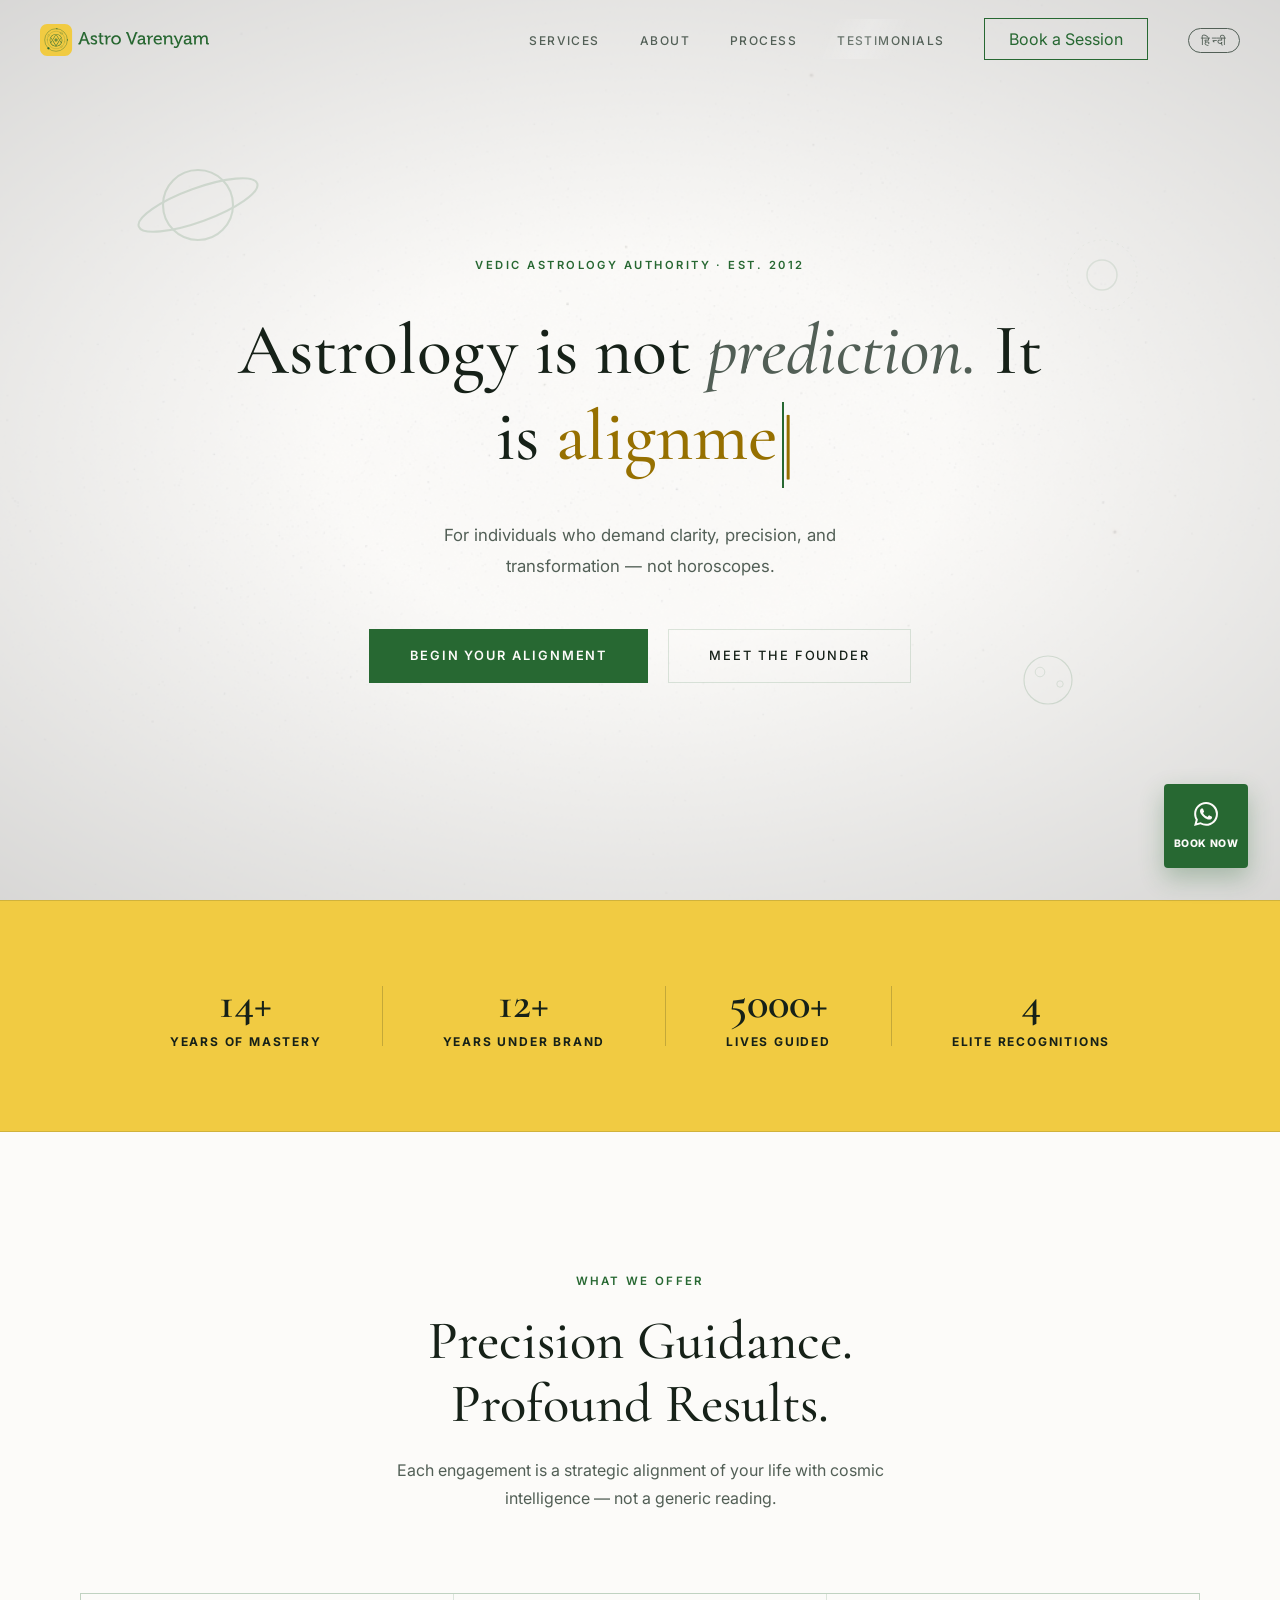
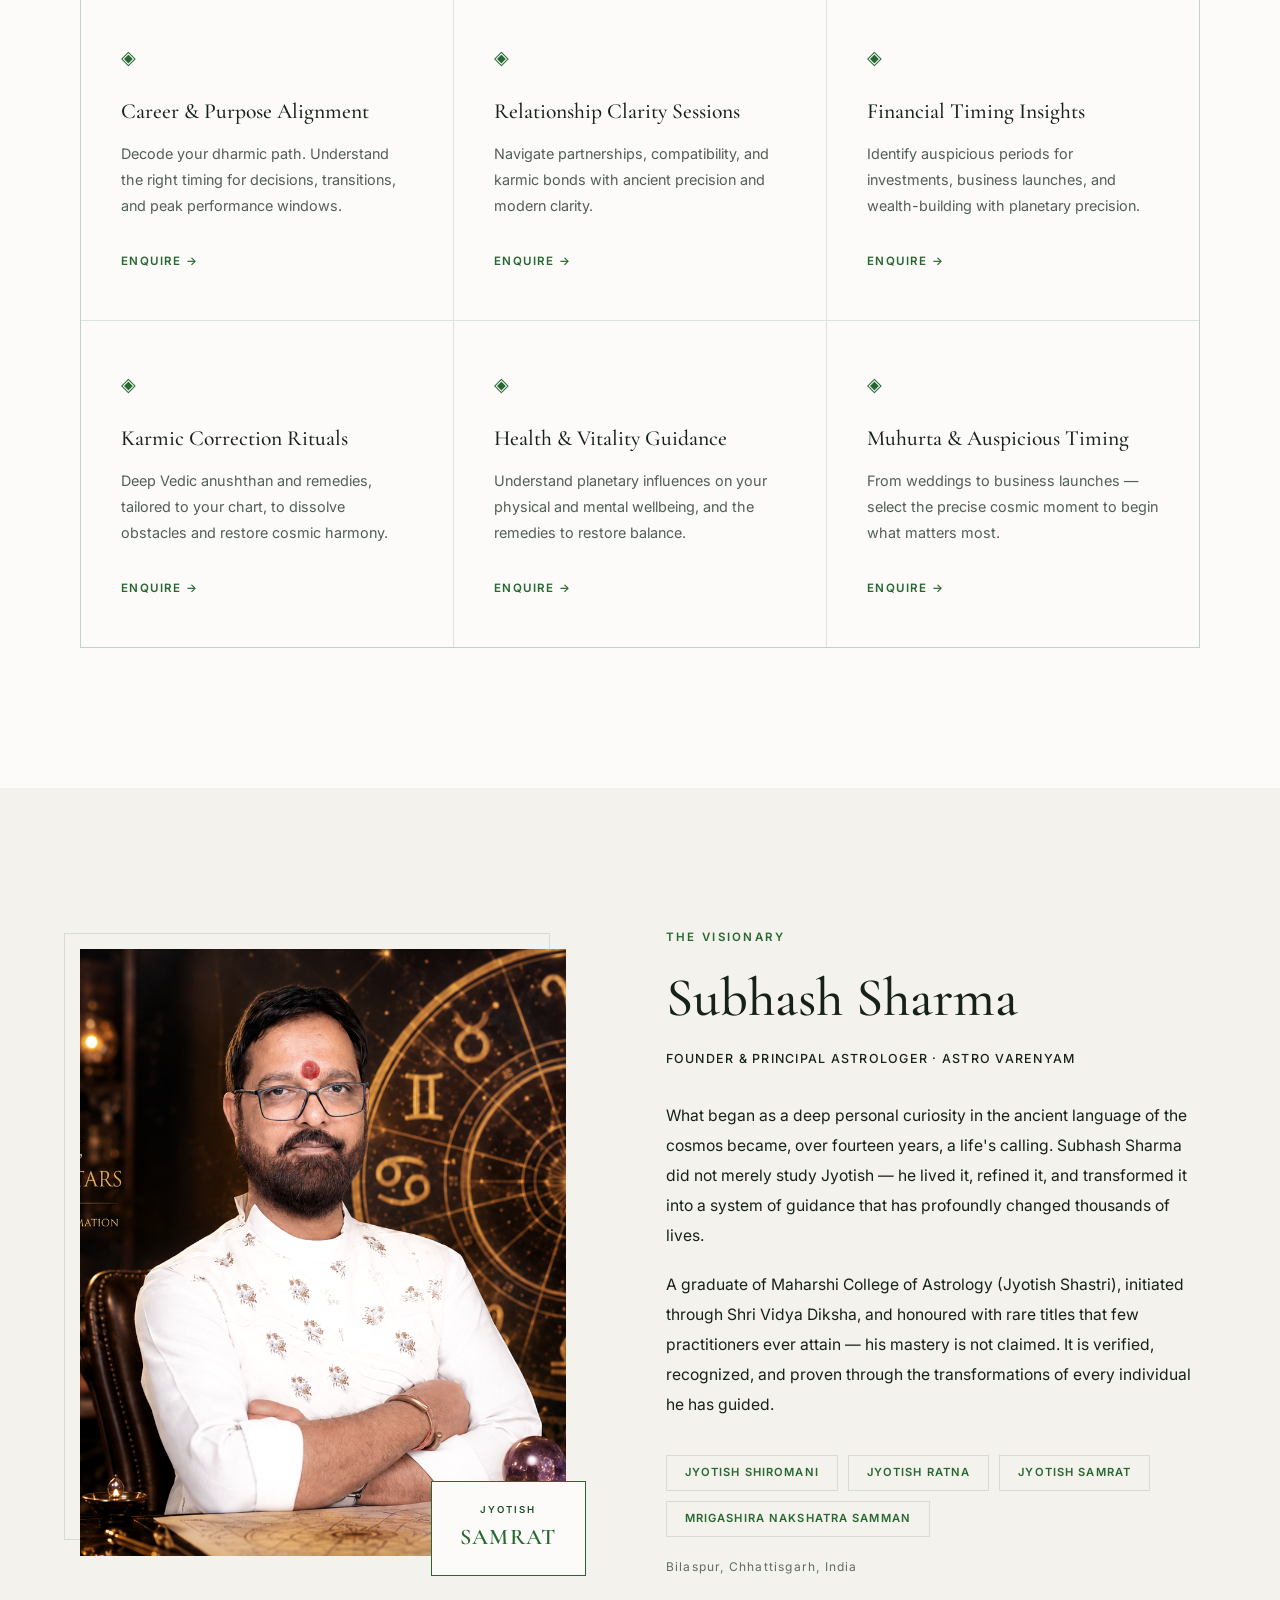
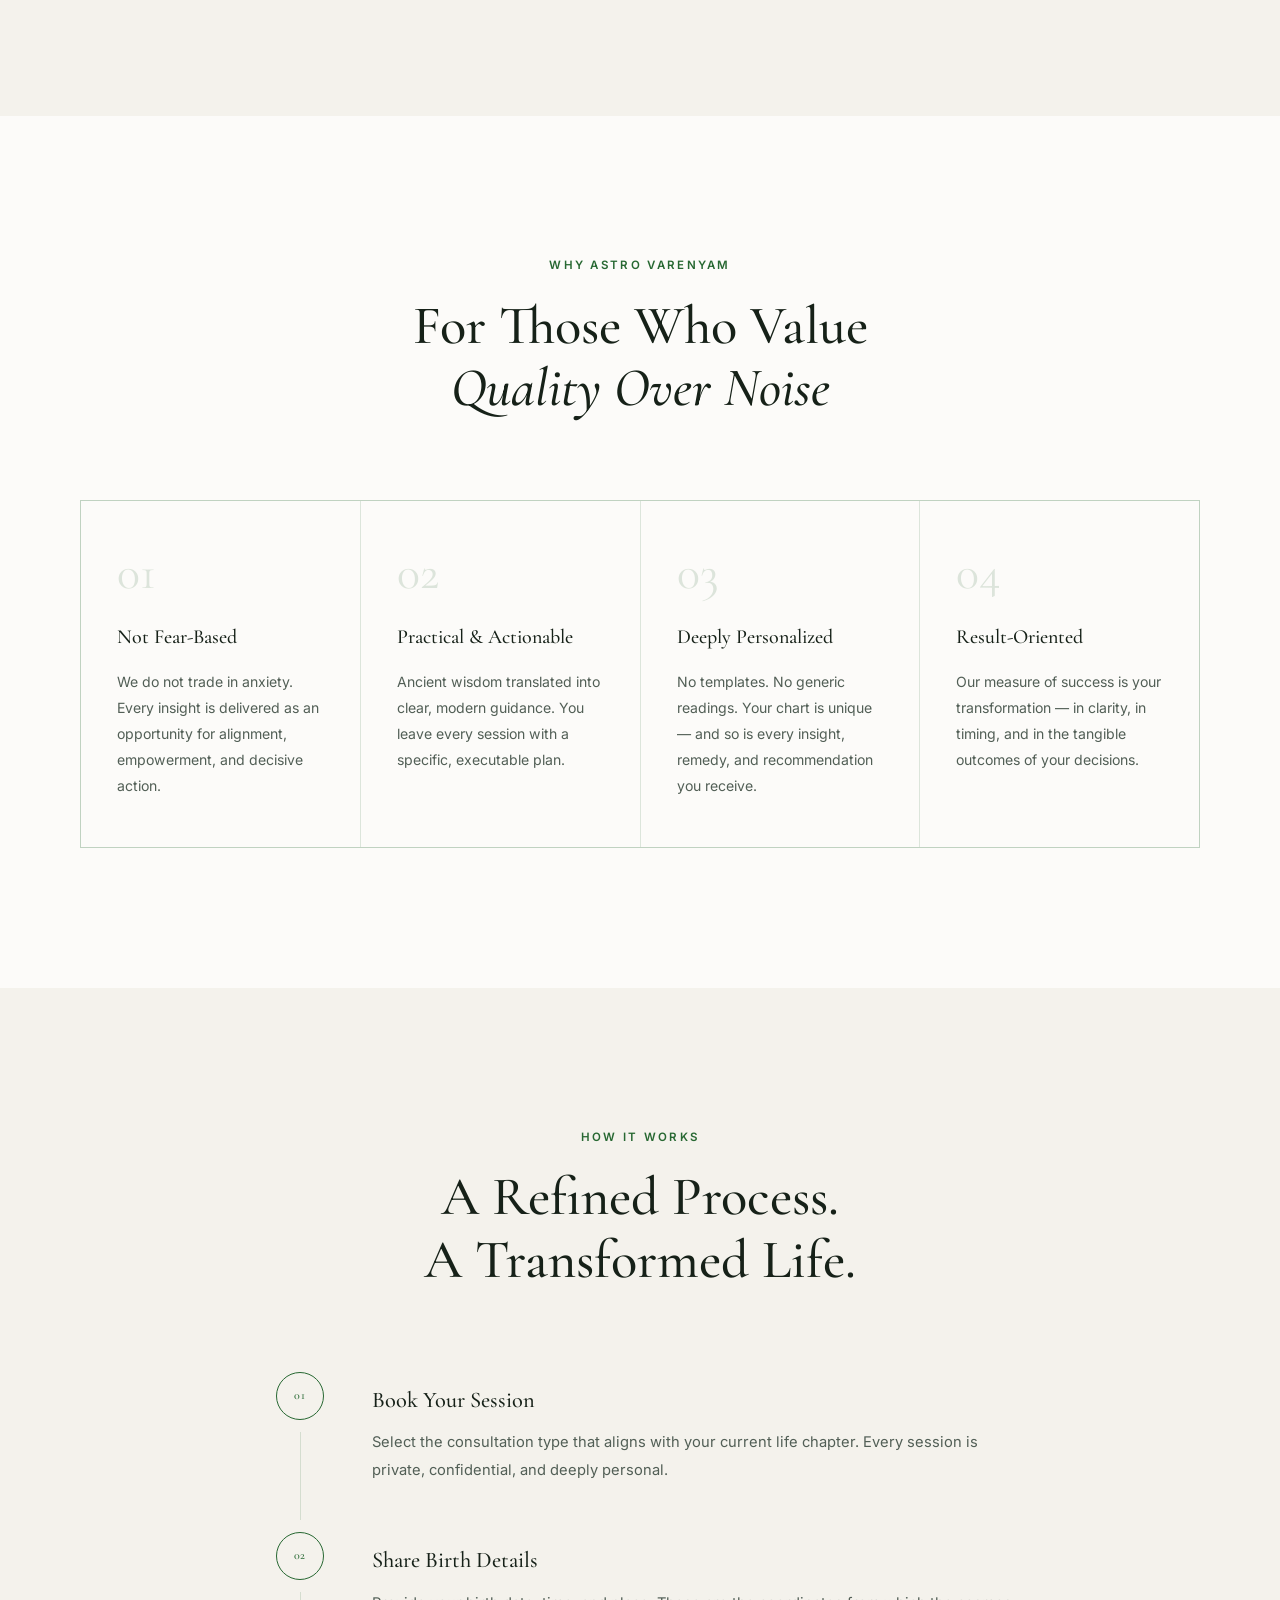
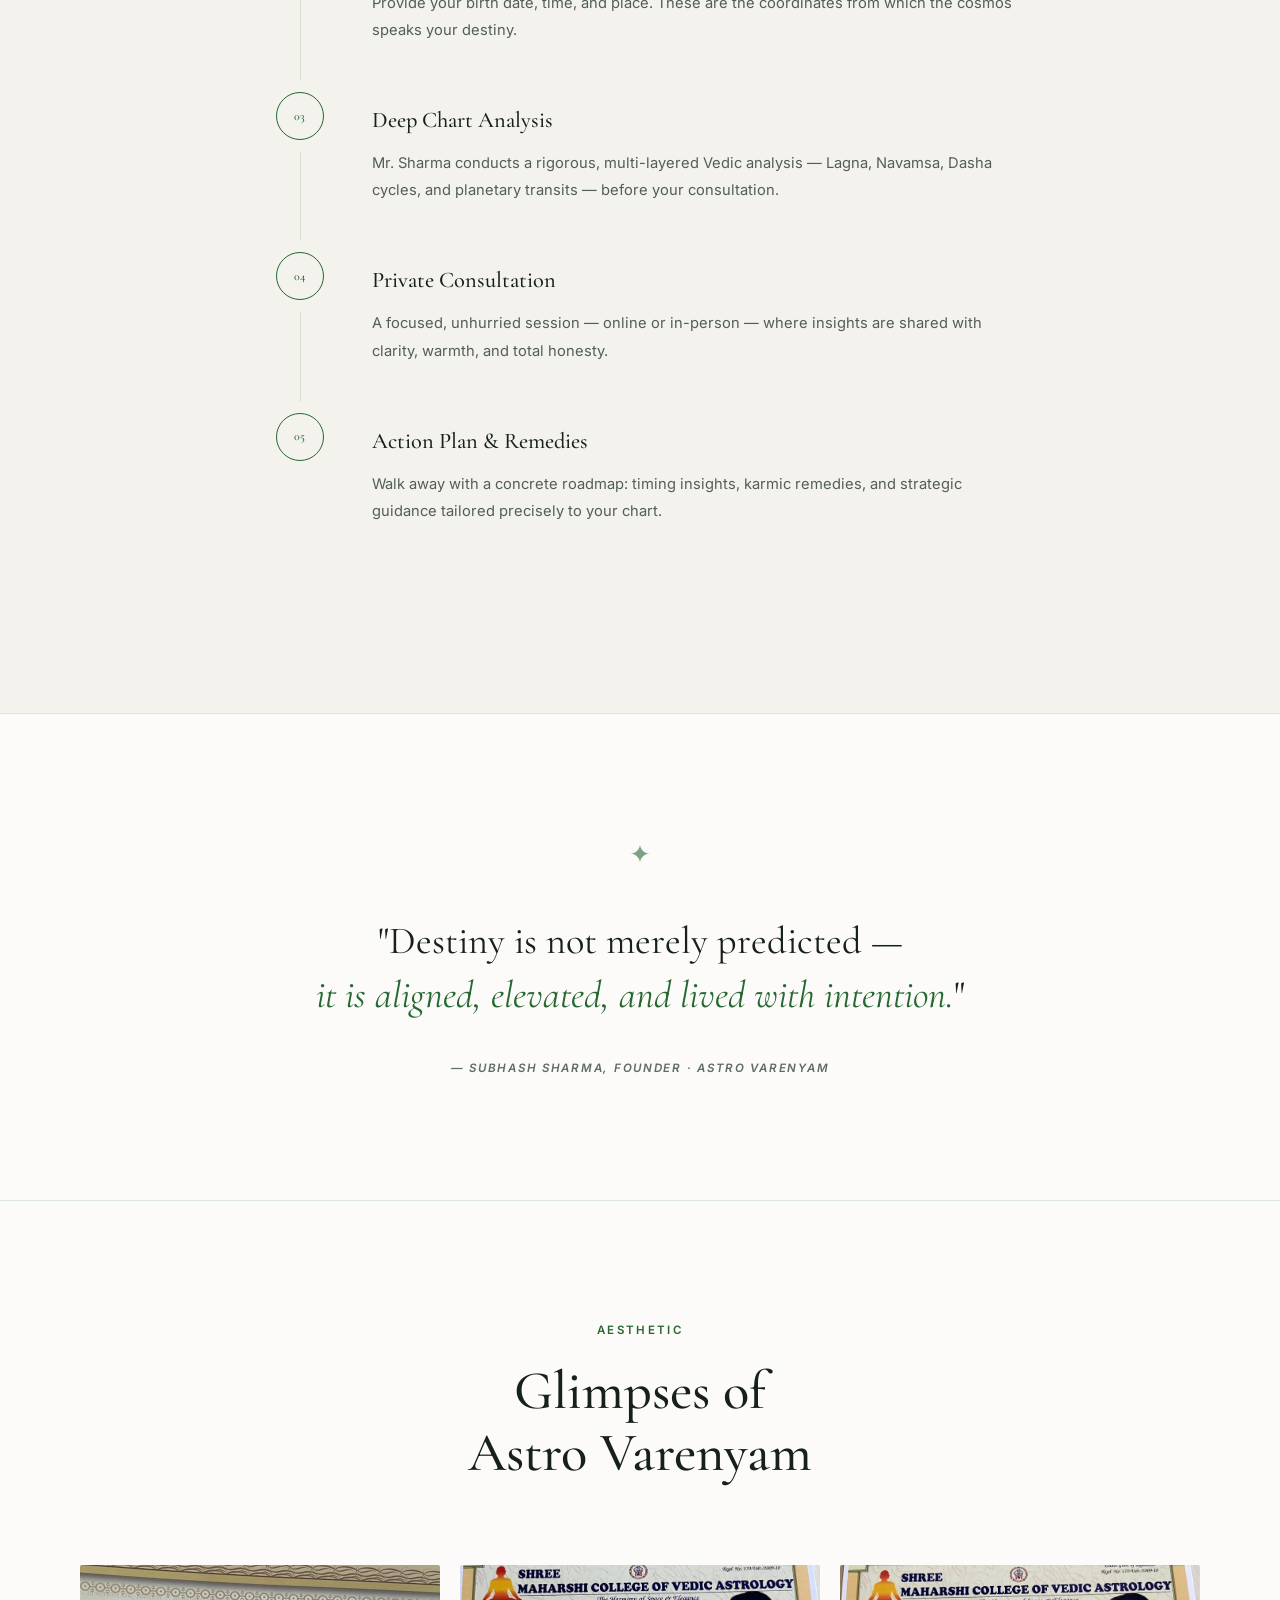
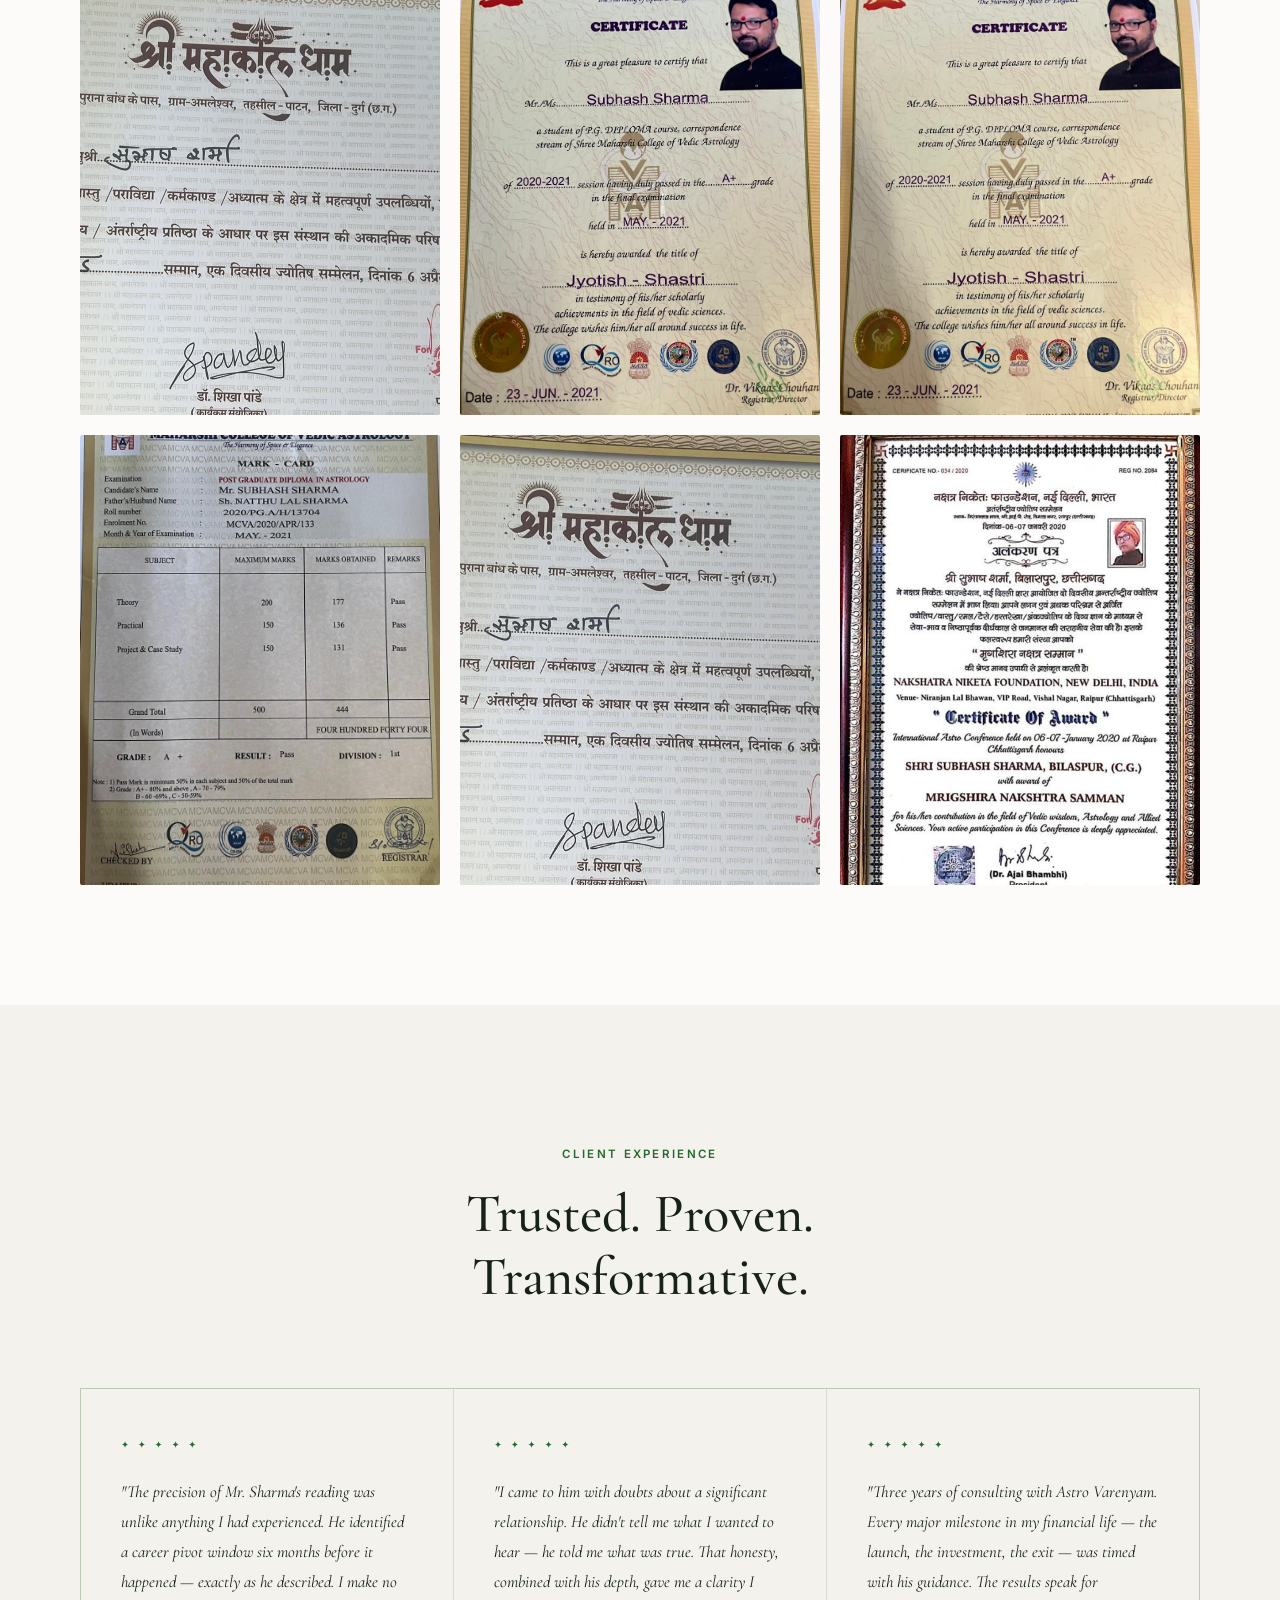
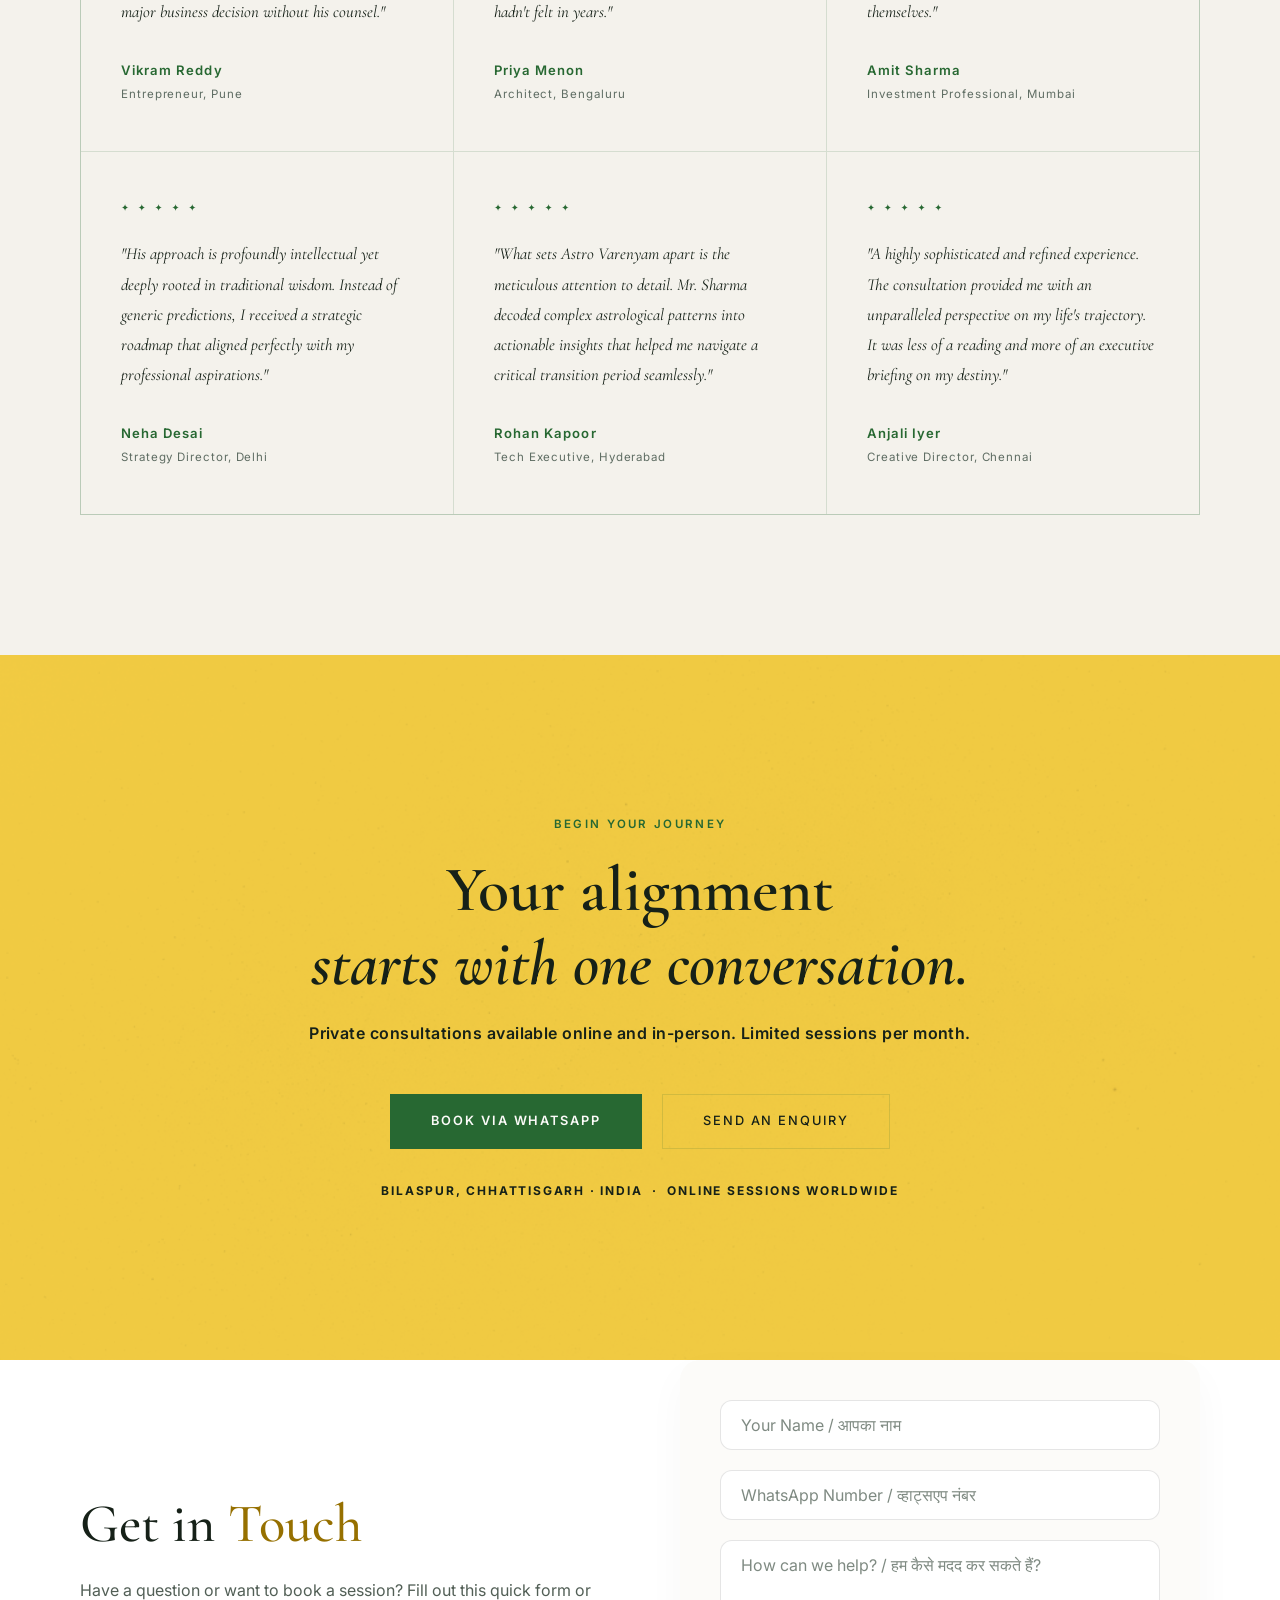
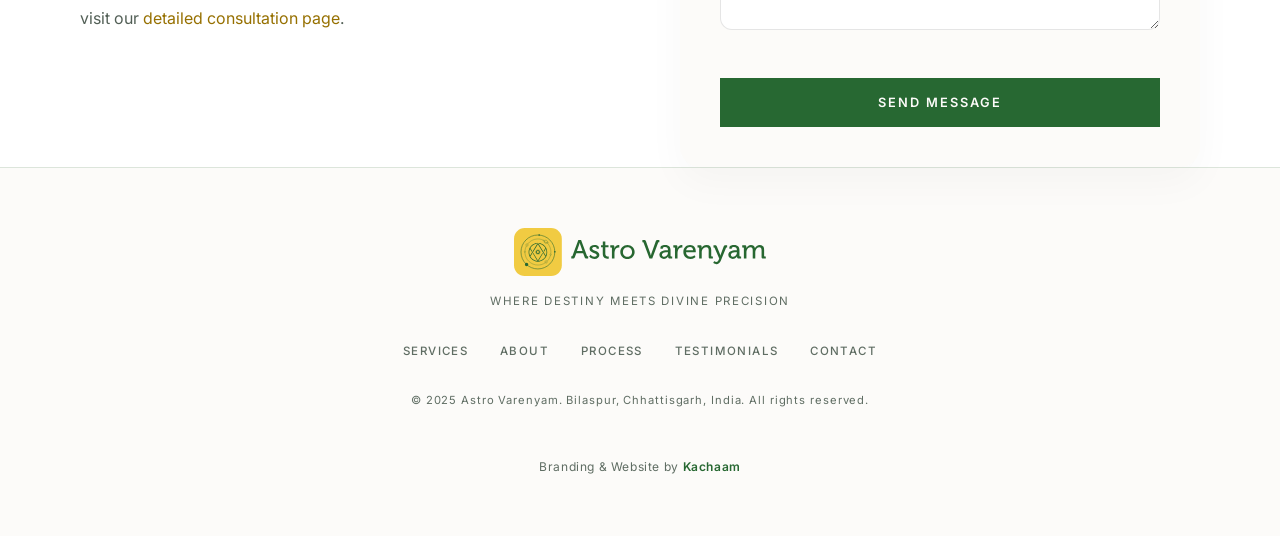
<file: index.html>
<!DOCTYPE html>
<html lang="en">
<head>
  <meta charset="UTF-8" />
  <meta name="viewport" content="width=device-width, initial-scale=1.0" />
  <title>Astro Varenyam | Best Vedic Astrologer in Bilaspur &amp; Online</title>
  <meta name="description" content="Expert Vedic Astrology by Subhash Sharma in Bilaspur &amp; Online. 14+ years of mastery in career, marriage, and life alignment. Book your consultation today." />
  <meta name="keywords" content="Vedic astrology Bilaspur, best astrologer in Chhattisgarh, Subhash Sharma astrologer, Jyotish Shastri, birth chart analysis India, career astrology, marriage matching, kundli milan, astrology remedies, Indian astrology expert" />
  <meta property="og:title" content="Astro Varenyam — Where Destiny Meets Divine Precision" />
  <meta property="og:description" content="Premium Vedic Astrology by Subhash Sharma. Expert consultations in Bilaspur & Online. 14+ years of mastery." />
  <meta property="og:type" content="website" />
  <meta property="og:url" content="https://astrovarenyam.com/" />
  <meta property="og:image" content="https://astrovarenyam.com/assets/og-image.png" />
  <meta name="twitter:card" content="summary_large_image" />
  <meta name="twitter:title" content="Astro Varenyam — Vedic Astrology" />
  <meta name="twitter:description" content="Unlock cosmic intelligence for your life's journey with Subhash Sharma." />
  <meta name="twitter:image" content="https://astrovarenyam.com/assets/og-image.png" />
  <link rel="icon" type="image/svg+xml" href="assets/favicon.svg" />
  <link rel="preconnect" href="https://fonts.googleapis.com" />
  <link rel="preconnect" href="https://fonts.gstatic.com" crossorigin />
  <link href="https://fonts.googleapis.com/css2?family=Cormorant+Garamond:ital,wght@0,300;0,400;0,500;0,600;0,700;1,300;1,400&family=Inter:wght@300;400;500;600;700;800&display=swap" rel="stylesheet" />
  <link rel="stylesheet" href="style.css" />
  <link rel="canonical" href="https://astrovarenyam.com/index.html" />
  <meta name="author" content="Kachaam" />
  <meta name="designer" content="Kachaam" />

  <!-- Structured Data: Local Business & Founder -->
  <script type="application/ld+json">
  {
    "@context": "https://schema.org",
    "@type": "ProfessionalService",
    "name": "Astro Varenyam",
    "image": "https://astrovarenyam.com/assets/og-image.png",
    "@id": "https://astrovarenyam.com/",
    "url": "https://astrovarenyam.com/",
    "telephone": "+919827162095",
    "address": {
      "@type": "PostalAddress",
      "addressLocality": "Bilaspur",
      "addressRegion": "Chhattisgarh",
      "addressCountry": "IN"
    },
    "geo": {
      "@type": "GeoCoordinates",
      "latitude": 22.0797,
      "longitude": 82.1391
    },
    "openingHoursSpecification": {
      "@type": "OpeningHoursSpecification",
      "dayOfWeek": [
        "Monday",
        "Tuesday",
        "Wednesday",
        "Thursday",
        "Friday",
        "Saturday"
      ],
      "opens": "09:00",
      "closes": "20:00"
    },
    "sameAs": [
      "https://wa.me/919827162095"
    ]
  }
  </script>
  <script type="application/ld+json">
  {
    "@context": "https://schema.org",
    "@type": "Person",
    "name": "Subhash Sharma",
    "jobTitle": "Vedic Astrologer & Founder",
    "description": "Jyotish Shastri from Maharshi College of Astrology with 14+ years of mastery in Vedic sciences.",
    "affiliation": {
      "@type": "Organization",
      "name": "Astro Varenyam"
    },
    "honorificPrefix": "Shri"
  }
  </script>
</head>
<body class="lang-en">



  <!-- NAV -->
  <nav class="nav" id="nav">
    <div class="nav-inner">
      <a href="index.html#hero" class="nav-logo">
        <img src="assets/logo.svg" alt="Astro Varenyam Logo" class="logo-img" />
      </a>
      <ul class="nav-links">
        <li><a href="index.html#services"><span class="en">Services</span><span class="hi">सेवाएँ</span></a></li>
        <li><a href="index.html#founder"><span class="en">About</span><span class="hi">परिचय</span></a></li>
        <li><a href="index.html#process"><span class="en">Process</span><span class="hi">प्रक्रिया</span></a></li>
        <li><a href="index.html#testimonials"><span class="en">Testimonials</span><span class="hi">प्रशंसापत्र</span></a></li>
        <li><a href="contact.html" class="nav-cta"><span class="en">Book a Session</span><span class="hi">सत्र बुक करें</span></a></li>
        <li>
          <button id="langToggle" class="lang-btn">
            <span class="en">हिन्दी</span><span class="hi">EN</span>
          </button>
        </li>
      </ul>
      <button class="hamburger" id="hamburger" aria-label="Open menu">
        <span></span><span></span><span></span>
      </button>
    </div>
    <div class="mobile-menu" id="mobileMenu">
      <a href="index.html#services" class="mobile-link"><span class="en">Services</span><span class="hi">सेवाएँ</span></a>
      <a href="index.html#founder" class="mobile-link"><span class="en">About</span><span class="hi">परिचय</span></a>
      <a href="index.html#process" class="mobile-link"><span class="en">Process</span><span class="hi">प्रक्रिया</span></a>
      <a href="index.html#testimonials" class="mobile-link"><span class="en">Testimonials</span><span class="hi">प्रशंसापत्र</span></a>
      <a href="contact.html" class="mobile-link mobile-cta"><span class="en">Book a Session</span><span class="hi">सत्र बुक करें</span></a>
      <button id="langToggleMobile" class="lang-btn-mobile">
        <span class="en">हिन्दी में देखें</span><span class="hi">View in English</span>
      </button>
    </div>
  </nav>

  <!-- HERO -->
  <section class="hero" id="hero">
    <div class="hero-bg"></div>
    <div class="hero-planets">
      <!-- Saturn-like -->
      <svg class="anim-planet p1" viewBox="0 0 100 100" xmlns="http://www.w3.org/2000/svg">
        <circle cx="50" cy="50" r="25" fill="none" stroke="currentColor" stroke-width="1.5"/>
        <ellipse cx="50" cy="50" rx="45" ry="12" fill="none" stroke="currentColor" stroke-width="1.5" transform="rotate(-20 50 50)"/>
      </svg>
      <!-- Small Moon -->
      <svg class="anim-planet p2" viewBox="0 0 100 100" xmlns="http://www.w3.org/2000/svg">
        <circle cx="50" cy="50" r="30" fill="none" stroke="currentColor" stroke-width="1.5"/>
        <circle cx="40" cy="40" r="6" fill="none" stroke="currentColor" stroke-width="1"/>
        <circle cx="65" cy="55" r="4" fill="none" stroke="currentColor" stroke-width="1"/>
      </svg>
      <!-- Orbiting Star -->
      <svg class="anim-planet p3" viewBox="0 0 100 100" xmlns="http://www.w3.org/2000/svg">
        <circle cx="50" cy="50" r="15" fill="none" stroke="currentColor" stroke-width="1.5"/>
        <circle cx="50" cy="50" r="35" fill="none" stroke="currentColor" stroke-width="0.5" stroke-dasharray="2 4"/>
      </svg>
    </div>
    <div class="hero-particles" id="particles"></div>
    <div class="hero-content reveal">
      <p class="hero-eyebrow">
        <span class="en">Vedic Astrology Authority · Est. 2012</span>
        <span class="hi">वैदिक ज्योतिष प्राधिकरण · 2012 में स्थापित</span>
      </p>
      <h1 class="hero-headline" id="typewriter-headline">
        <span class="en">Astro Varenyam — Vedic Astrology Authority</span>
        <span class="hi">एस्ट्रो वरेण्यम — वैदिक ज्योतिष प्राधिकरण</span>
        <span class="typewriter-cursor">|</span>
      </h1>
      <p class="hero-sub">
        <span class="en">For individuals who demand clarity, precision, and transformation — not horoscopes.</span>
        <span class="hi">उन व्यक्तियों के लिए जो स्पष्टता, सटीकता और परिवर्तन की मांग करते हैं - राशिफल की नहीं।</span>
      </p>
      <div class="hero-actions">
        <a href="contact.html" class="btn-primary" id="hero-cta">
          <span class="en">Begin Your Alignment</span><span class="hi">अपना संरेखण शुरू करें</span>
        </a>
        <a href="#founder" class="btn-ghost">
          <span class="en">Meet the Founder</span><span class="hi">संस्थापक से मिलें</span>
        </a>
      </div>
  </section>

  <!-- AUTHORITY STRIP -->
  <section class="authority" id="authority">
    <div class="container">
      <div class="authority-grid">
        <div class="auth-item reveal">
          <span class="auth-num">14+</span>
          <span class="auth-label">
            <span class="en">Years of Mastery</span>
            <span class="hi">महारत के वर्ष</span>
          </span>
        </div>
        <div class="auth-divider"></div>
        <div class="auth-item reveal">
          <span class="auth-num">12+</span>
          <span class="auth-label">
            <span class="en">Years Under Brand</span>
            <span class="hi">वर्षों से ब्रांड के तहत</span>
          </span>
        </div>
        <div class="auth-divider"></div>
        <div class="auth-item reveal">
          <span class="auth-num">5000+</span>
          <span class="auth-label">
            <span class="en">Lives Guided</span>
            <span class="hi">मार्गदर्शनित जीवन</span>
          </span>
        </div>
        <div class="auth-divider"></div>
        <div class="auth-item reveal">
          <span class="auth-num">4</span>
          <span class="auth-label">
            <span class="en">Elite Recognitions</span>
            <span class="hi">विशिष्ट मान्यताएँ</span>
          </span>
        </div>
      </div>
    </div>
  </section>

  <!-- SERVICES -->
  <section class="services" id="services">
    <div class="container">
      <div class="section-header reveal">
        <p class="section-eyebrow">
          <span class="en">What We Offer</span><span class="hi">हमारी सेवाएँ</span>
        </p>
        <h2 class="section-title">
          <span class="en">Precision Guidance.<br />Profound Results.</span>
          <span class="hi">सटीक मार्गदर्शन।<br />गहन परिणाम।</span>
        </h2>
        <p class="section-desc">
          <span class="en">Each engagement is a strategic alignment of your life with cosmic intelligence — not a generic reading.</span>
          <span class="hi">प्रत्येक जुड़ाव ब्रह्मांडीय बुद्धिमत्ता के साथ आपके जीवन का एक रणनीतिक संरेखण है - एक सामान्य पाठन नहीं।</span>
        </p>
      </div>
      <div class="services-grid">
        <div class="service-card reveal" id="service-career">
          <div class="service-icon">◈</div>
          <h3>
            <span class="en">Career &amp; Purpose Alignment</span><span class="hi">करियर और उद्देश्य संरेखण</span>
          </h3>
          <p>
            <span class="en">Decode your dharmic path. Understand the right timing for decisions, transitions, and peak performance windows.</span>
            <span class="hi">अपने धार्मिक मार्ग को डिकोड करें। निर्णयों, बदलावों और चरम प्रदर्शन के सही समय को समझें।</span>
          </p>
          <a href="#contact" class="service-link"><span class="en">Enquire →</span><span class="hi">पूछताछ करें →</span></a>
        </div>
        <div class="service-card reveal" id="service-relationship">
          <div class="service-icon">◈</div>
          <h3>
            <span class="en">Relationship Clarity Sessions</span><span class="hi">संबंध स्पष्टता सत्र</span>
          </h3>
          <p>
            <span class="en">Navigate partnerships, compatibility, and karmic bonds with ancient precision and modern clarity.</span>
            <span class="hi">प्राचीन सटीकता और आधुनिक स्पष्टता के साथ साझेदारी, अनुकूलता और कर्म बंधनों को नेविगेट करें।</span>
          </p>
          <a href="#contact" class="service-link"><span class="en">Enquire →</span><span class="hi">पूछताछ करें →</span></a>
        </div>
        <div class="service-card reveal" id="service-financial">
          <div class="service-icon">◈</div>
          <h3>
            <span class="en">Financial Timing Insights</span><span class="hi">वित्तीय समय की अंतर्दृष्टि</span>
          </h3>
          <p>
            <span class="en">Identify auspicious periods for investments, business launches, and wealth-building with planetary precision.</span>
            <span class="hi">ग्रहों की सटीकता के साथ निवेश, व्यवसाय लॉन्च और धन निर्माण के लिए शुभ अवधियों की पहचान करें।</span>
          </p>
          <a href="#contact" class="service-link"><span class="en">Enquire →</span><span class="hi">पूछताछ करें →</span></a>
        </div>
        <div class="service-card reveal" id="service-karmic">
          <div class="service-icon">◈</div>
          <h3>
            <span class="en">Karmic Correction Rituals</span><span class="hi">कर्म सुधार अनुष्ठान</span>
          </h3>
          <p>
            <span class="en">Deep Vedic anushthan and remedies, tailored to your chart, to dissolve obstacles and restore cosmic harmony.</span>
            <span class="hi">आपके चार्ट के अनुरूप गहरे वैदिक अनुष्ठान और उपाय, बाधाओं को दूर करने और ब्रह्मांडीय सद्भाव बहाल करने के लिए।</span>
          </p>
          <a href="#contact" class="service-link"><span class="en">Enquire →</span><span class="hi">पूछताछ करें →</span></a>
        </div>
        <div class="service-card reveal" id="service-health">
          <div class="service-icon">◈</div>
          <h3>
            <span class="en">Health &amp; Vitality Guidance</span><span class="hi">स्वास्थ्य और जीवन शक्ति मार्गदर्शन</span>
          </h3>
          <p>
            <span class="en">Understand planetary influences on your physical and mental wellbeing, and the remedies to restore balance.</span>
            <span class="hi">आपके शारीरिक और मानसिक कल्याण पर ग्रहों के प्रभावों को समझें, और संतुलन बहाल करने के उपाय।</span>
          </p>
          <a href="#contact" class="service-link"><span class="en">Enquire →</span><span class="hi">पूछताछ करें →</span></a>
        </div>
        <div class="service-card reveal" id="service-muhurta">
          <div class="service-icon">◈</div>
          <h3>
            <span class="en">Muhurta &amp; Auspicious Timing</span><span class="hi">मुहूर्त और शुभ समय</span>
          </h3>
          <p>
            <span class="en">From weddings to business launches — select the precise cosmic moment to begin what matters most.</span>
            <span class="hi">शादियों से लेकर व्यवसाय लॉन्च तक - जो सबसे ज्यादा मायने रखता है उसे शुरू करने के लिए सटीक ब्रह्मांडीय क्षण का चयन करें।</span>
          </p>
          <a href="#contact" class="service-link"><span class="en">Enquire →</span><span class="hi">पूछताछ करें →</span></a>
        </div>
      </div>
    </div>
  </section>

  <!-- FOUNDER -->
  <section class="founder" id="founder">
    <div class="container founder-inner">
      <div class="founder-image-wrap reveal">
        <div class="founder-img-border"></div>
        <img src="assets/hero.png" alt="Subhash Sharma — Founder, Astro Varenyam" class="founder-img" />
        <div class="founder-badge reveal">
          <span>Jyotish</span>
          <span class="badge-title">Samrat</span>
        </div>
      </div>
      <div class="founder-content reveal">
        <p class="section-eyebrow">
          <span class="en">The Visionary</span><span class="hi">दूरदर्शी</span>
        </p>
        <h2 class="section-title">
          <span class="en">Subhash Sharma</span><span class="hi">सुभाष शर्मा</span>
        </h2>
        <p class="founder-role">
          <span class="en">Founder &amp; Principal Astrologer · Astro Varenyam</span>
          <span class="hi">संस्थापक और प्रधान ज्योतिषी · एस्ट्रो वरेण्यम</span>
        </p>
        <p class="founder-bio">
          <span class="en">What began as a deep personal curiosity in the ancient language of the cosmos became, over fourteen years, a life's calling. Subhash Sharma did not merely study Jyotish — he lived it, refined it, and transformed it into a system of guidance that has profoundly changed thousands of lives.</span>
          <span class="hi">ब्रह्मांड की प्राचीन भाषा में एक गहरी व्यक्तिगत जिज्ञासा के रूप में जो शुरू हुआ, वह चौदह वर्षों में जीवन का लक्ष्य बन गया। सुभाष शर्मा ने न केवल ज्योतिष का अध्ययन किया - उन्होंने इसे जिया, इसे परिष्कृत किया और इसे मार्गदर्शन की एक प्रणाली में बदल दिया जिसने हजारों लोगों के जीवन को गहराई से बदल दिया है।</span>
        </p>
        <p class="founder-bio">
          <span class="en">A graduate of Maharshi College of Astrology (Jyotish Shastri), initiated through Shri Vidya Diksha, and honoured with rare titles that few practitioners ever attain — his mastery is not claimed. It is verified, recognized, and proven through the transformations of every individual he has guided.</span>
          <span class="hi">महर्षि ज्योतिष महाविद्यालय (ज्योतिष शास्त्री) के स्नातक, श्री विद्या दीक्षा के माध्यम से दीक्षित, और दुर्लभ उपाधियों से सम्मानित जिन्हें बहुत कम लोग प्राप्त कर पाते हैं - उनकी महारत का दावा नहीं किया जाता है। इसे उनके द्वारा निर्देशित प्रत्येक व्यक्ति के परिवर्तनों के माध्यम से सत्यापित, पहचाना और सिद्ध किया गया है।</span>
        </p>
        <div class="founder-credentials">
          <div class="credential-tag">Jyotish Shiromani</div>
          <div class="credential-tag">Jyotish Ratna</div>
          <div class="credential-tag">Jyotish Samrat</div>
          <div class="credential-tag">Mrigashira Nakshatra Samman</div>
        </div>
        <p class="founder-location">
          <span class="en">Bilaspur, Chhattisgarh, India</span>
          <span class="hi">बिलासपुर, छत्तीसगढ़, भारत</span>
        </p>
      </div>
    </div>
  </section>

  <!-- DIFFERENTIATION / 4 PILLARS -->
  <section class="pillars" id="pillars">
    <div class="container">
      <div class="section-header reveal">
        <p class="section-eyebrow">
          <span class="en">Why Astro Varenyam</span><span class="hi">एस्ट्रो वरेण्यम क्यों</span>
        </p>
        <h2 class="section-title">
          <span class="en">For Those Who Value<br /><em>Quality Over Noise</em></span>
          <span class="hi">उन लोगों के लिए जो<br /><em>शोर से अधिक गुणवत्ता को महत्व देते हैं</em></span>
        </h2>
      </div>
      <div class="pillars-grid">
        <div class="pillar reveal" id="pillar-1">
          <span class="pillar-num">01</span>
          <h3>
            <span class="en">Not Fear-Based</span><span class="hi">भय पर आधारित नहीं</span>
          </h3>
          <p>
            <span class="en">We do not trade in anxiety. Every insight is delivered as an opportunity for alignment, empowerment, and decisive action.</span>
            <span class="hi">हम चिंता का व्यापार नहीं करते हैं। हर अंतर्दृष्टि को संरेखण, सशक्तिकरण और निर्णायक कार्रवाई के अवसर के रूप में दिया जाता है।</span>
          </p>
        </div>
        <div class="pillar reveal" id="pillar-2">
          <span class="pillar-num">02</span>
          <h3>
            <span class="en">Practical &amp; Actionable</span><span class="hi">व्यावहारिक और कार्रवाई योग्य</span>
          </h3>
          <p>
            <span class="en">Ancient wisdom translated into clear, modern guidance. You leave every session with a specific, executable plan.</span>
            <span class="hi">स्पष्ट, आधुनिक मार्गदर्शन में अनुवादित प्राचीन ज्ञान। आप प्रत्येक सत्र को एक विशिष्ट, निष्पादन योग्य योजना के साथ छोड़ देते हैं।</span>
          </p>
        </div>
        <div class="pillar reveal" id="pillar-3">
          <span class="pillar-num">03</span>
          <h3>
            <span class="en">Deeply Personalized</span><span class="hi">गहराई से व्यक्तिगत</span>
          </h3>
          <p>
            <span class="en">No templates. No generic readings. Your chart is unique — and so is every insight, remedy, and recommendation you receive.</span>
            <span class="hi">कोई टेम्पलेट नहीं। कोई सामान्य पाठन नहीं। आपका चार्ट अद्वितीय है - और इसी तरह हर अंतर्दृष्टि, उपाय और सिफारिश भी है।</span>
          </p>
        </div>
        <div class="pillar reveal" id="pillar-4">
          <span class="pillar-num">04</span>
          <h3>
            <span class="en">Result-Oriented</span><span class="hi">परिणामोन्मुखी</span>
          </h3>
          <p>
            <span class="en">Our measure of success is your transformation — in clarity, in timing, and in the tangible outcomes of your decisions.</span>
            <span class="hi">हमारी सफलता का पैमाना आपका परिवर्तन है - स्पष्टता में, समय में, और आपके निर्णयों के ठोस परिणामों में।</span>
          </p>
        </div>
      </div>
    </div>
  </section>

  <!-- PROCESS TIMELINE -->
  <section class="process" id="process">
    <div class="container">
      <div class="section-header reveal">
        <p class="section-eyebrow">
          <span class="en">How It Works</span><span class="hi">यह कैसे काम करता है</span>
        </p>
        <h2 class="section-title">
          <span class="en">A Refined Process.<br />A Transformed Life.</span>
          <span class="hi">एक परिष्कृत प्रक्रिया।<br />एक परिवर्तित जीवन।</span>
        </h2>
      </div>
      <div class="timeline">
        <div class="timeline-item reveal" id="step-1">
          <div class="timeline-step">
            <span class="step-num">01</span>
            <div class="step-line"></div>
          </div>
          <div class="timeline-content">
            <h3>
              <span class="en">Book Your Session</span><span class="hi">अपना सत्र बुक करें</span>
            </h3>
            <p>
              <span class="en">Select the consultation type that aligns with your current life chapter. Every session is private, confidential, and deeply personal.</span>
              <span class="hi">उस परामर्श प्रकार का चयन करें जो आपके वर्तमान जीवन अध्याय के साथ संरेखित हो। हर सत्र निजी, गोपनीय और गहराई से व्यक्तिगत है।</span>
            </p>
          </div>
        </div>
        <div class="timeline-item reveal" id="step-2">
          <div class="timeline-step">
            <span class="step-num">02</span>
            <div class="step-line"></div>
          </div>
          <div class="timeline-content">
            <h3>
              <span class="en">Share Birth Details</span><span class="hi">जन्म विवरण साझा करें</span>
            </h3>
            <p>
              <span class="en">Provide your birth date, time, and place. These are the coordinates from which the cosmos speaks your destiny.</span>
              <span class="hi">अपनी जन्म तिथि, समय और स्थान प्रदान करें। ये वे निर्देशांक हैं जिनसे ब्रह्मांड आपकी नियति बोलता है।</span>
            </p>
          </div>
        </div>
        <div class="timeline-item reveal" id="step-3">
          <div class="timeline-step">
            <span class="step-num">03</span>
            <div class="step-line"></div>
          </div>
          <div class="timeline-content">
            <h3>
              <span class="en">Deep Chart Analysis</span><span class="hi">गहन चार्ट विश्लेषण</span>
            </h3>
            <p>
              <span class="en">Mr. Sharma conducts a rigorous, multi-layered Vedic analysis — Lagna, Navamsa, Dasha cycles, and planetary transits — before your consultation.</span>
              <span class="hi">श्री शर्मा आपके परामर्श से पहले एक कठोर, बहु-स्तरीय वैदिक विश्लेषण - लग्न, नवमांश, दशा चक्र और ग्रहों के गोचर - का संचालन करते हैं।</span>
            </p>
          </div>
        </div>
        <div class="timeline-item reveal" id="step-4">
          <div class="timeline-step">
            <span class="step-num">04</span>
            <div class="step-line"></div>
          </div>
          <div class="timeline-content">
            <h3>
              <span class="en">Private Consultation</span><span class="hi">निजी परामर्श</span>
            </h3>
            <p>
              <span class="en">A focused, unhurried session — online or in-person — where insights are shared with clarity, warmth, and total honesty.</span>
              <span class="hi">एक केंद्रित, बिना जल्दबाजी वाला सत्र - ऑनलाइन या व्यक्तिगत रूप से - जहां अंतर्दृष्टि स्पष्टता, गर्मजोशी और पूर्ण ईमानदारी के साथ साझा की जाती है।</span>
            </p>
          </div>
        </div>
        <div class="timeline-item reveal" id="step-5">
          <div class="timeline-step">
            <span class="step-num">05</span>
            <div class="step-line-none"></div>
          </div>
          <div class="timeline-content">
            <h3>
              <span class="en">Action Plan &amp; Remedies</span><span class="hi">कार्य योजना और उपाय</span>
            </h3>
            <p>
              <span class="en">Walk away with a concrete roadmap: timing insights, karmic remedies, and strategic guidance tailored precisely to your chart.</span>
              <span class="hi">एक ठोस रोडमैप के साथ चलें: आपके चार्ट के अनुसार समय की अंतर्दृष्टि, कर्म उपाय और रणनीतिक मार्गदर्शन।</span>
            </p>
          </div>
        </div>
      </div>
    </div>
  </section>

  <!-- PHILOSOPHY QUOTE -->
  <section class="philosophy" id="philosophy">
    <div class="container">
      <div class="philosophy-inner reveal">
        <span class="philosophy-ornament">✦</span>
        <blockquote class="philosophy-quote">
          <span class="en">"Destiny is not merely predicted —<br /><em>it is aligned, elevated, and lived with intention.</em>"</span>
          <span class="hi">"नियति की केवल भविष्यवाणी नहीं की जाती है -<br /><em>इसे संरेखित किया जाता है, उन्नत किया जाता है, और इरादे से जिया जाता है।</em>"</span>
        </blockquote>
        <cite class="philosophy-cite">
          <span class="en">— Subhash Sharma, Founder · Astro Varenyam</span>
          <span class="hi">— सुभाष शर्मा, संस्थापक · एस्ट्रो वरेण्यम</span>
        </cite>
      </div>
    </div>
  </section>

  <!-- GALLERY -->
  <section class="gallery" id="gallery">
    <div class="container">
      <div class="section-header reveal">
        <p class="section-eyebrow">
          <span class="en">Aesthetic</span><span class="hi">सौंदर्य</span>
        </p>
        <h2 class="section-title">
          <span class="en">Glimpses of<br />Astro Varenyam</span>
          <span class="hi">एस्ट्रो वरेण्यम<br />की झलक</span>
        </h2>
      </div>
      <div class="gallery-grid">
        <div class="gallery-item reveal">
          <img src="assets/IMG-20250827-WA0001.jpg" alt="Vedic Astrology Consultation Room" loading="lazy" />
        </div>
        <div class="gallery-item reveal" style="transition-delay: 0.1s;">
          <img src="assets/IMG-20250827-WA0005.jpg" alt="Ancient Vedic Astrology Manuscripts" loading="lazy" />
        </div>
        <div class="gallery-item reveal" style="transition-delay: 0.2s;">
          <img src="assets/IMG-20250827-WA0010.jpg" alt="Celestial Alignment Chart" loading="lazy" />
        </div>
        <div class="gallery-item reveal">
          <img src="assets/IMG-20250827-WA0008.jpg" alt="Astrological Birth Chart Analysis" loading="lazy" />
        </div>
        <div class="gallery-item reveal" style="transition-delay: 0.1s;">
          <img src="assets/IMG-20250827-WA0007.jpg" alt="Spiritual Guidance Session" loading="lazy" />
        </div>
        <div class="gallery-item reveal" style="transition-delay: 0.2s;">
          <img src="assets/IMG-20250827-WA0012.jpg" alt="Planetary Influence Diagram" loading="lazy" />
        </div>
      </div>
    </div>
  </section>

  <!-- TESTIMONIALS -->
  <section class="testimonials" id="testimonials">
    <div class="container">
      <div class="section-header reveal">
        <p class="section-eyebrow">
          <span class="en">Client Experience</span><span class="hi">ग्राहक अनुभव</span>
        </p>
        <h2 class="section-title">
          <span class="en">Trusted. Proven.<br />Transformative.</span>
          <span class="hi">विश्वसनीय। प्रमाणित।<br />परिवर्तनकारी।</span>
        </h2>
      </div>
      <div class="testimonials-grid">
        <div class="testimonial-card reveal" id="testi-1">
          <div class="testi-stars">✦ ✦ ✦ ✦ ✦</div>
          <p class="testi-text">
            <span class="en">"The precision of Mr. Sharma's reading was unlike anything I had experienced. He identified a career pivot window six months before it happened — exactly as he described. I make no major business decision without his counsel."</span>
            <span class="hi">"श्री शर्मा के पाठन की सटीकता मेरे अनुभव से बिल्कुल अलग थी। उन्होंने मेरे करियर के एक बदलाव के बारे में छह महीने पहले ही बता दिया था - बिल्कुल वैसा ही जैसा उन्होंने वर्णन किया था। मैं उनके परामर्श के बिना कोई बड़ा व्यावसायिक निर्णय नहीं लेता।"</span>
          </p>
          <div class="testi-author">
            <span class="testi-name">
              <span class="en">Vikram Reddy</span><span class="hi">विक्रम रेड्डी</span>
            </span>
            <span class="testi-title">
              <span class="en">Entrepreneur, Pune</span><span class="hi">उद्यमी, पुणे</span>
            </span>
          </div>
        </div>
        <div class="testimonial-card reveal" id="testi-2">
          <div class="testi-stars">✦ ✦ ✦ ✦ ✦</div>
          <p class="testi-text">
            <span class="en">"I came to him with doubts about a significant relationship. He didn't tell me what I wanted to hear — he told me what was true. That honesty, combined with his depth, gave me a clarity I hadn't felt in years."</span>
            <span class="hi">"मैं एक महत्वपूर्ण रिश्ते के बारे में संदेह के साथ उनके पास आई थी। उन्होंने मुझे वह नहीं बताया जो मैं सुनना चाहती थी - उन्होंने मुझे सच बताया। उस ईमानदारी ने उनकी गहराई के साथ मुझे वह स्पष्टता दी जो मैंने वर्षों में महसूस नहीं की थी।"</span>
          </p>
          <div class="testi-author">
            <span class="testi-name">
              <span class="en">Priya Menon</span><span class="hi">प्रिया मेनन</span>
            </span>
            <span class="testi-title">
              <span class="en">Architect, Bengaluru</span><span class="hi">वास्तुकार, बेंगलुरु</span>
            </span>
          </div>
        </div>
        <div class="testimonial-card reveal" id="testi-3">
          <div class="testi-stars">✦ ✦ ✦ ✦ ✦</div>
          <p class="testi-text">
            <span class="en">"Three years of consulting with Astro Varenyam. Every major milestone in my financial life — the launch, the investment, the exit — was timed with his guidance. The results speak for themselves."</span>
            <span class="hi">"एस्ट्रो वरेण्यम के साथ तीन साल का परामर्श। मेरे वित्तीय जीवन का हर बड़ा मील का पत्थर - लॉन्च, निवेश, निकास - उनके मार्गदर्शन के अनुसार तय किया गया था। परिणाम खुद बोलते हैं।"</span>
          </p>
          <div class="testi-author">
            <span class="testi-name">
              <span class="en">Amit Sharma</span><span class="hi">अमित शर्मा</span>
            </span>
            <span class="testi-title">
              <span class="en">Investment Professional, Mumbai</span><span class="hi">निवेश पेशेवर, मुंबई</span>
            </span>
          </div>
        </div>
        <div class="testimonial-card reveal" id="testi-4">
          <div class="testi-stars">✦ ✦ ✦ ✦ ✦</div>
          <p class="testi-text">
            <span class="en">"His approach is profoundly intellectual yet deeply rooted in traditional wisdom. Instead of generic predictions, I received a strategic roadmap that aligned perfectly with my professional aspirations."</span>
            <span class="hi">"उनका दृष्टिकोण गहन बौद्धिक है फिर भी पारंपरिक ज्ञान में गहराई से निहित है। सामान्य भविष्यवाणियों के बजाय, मुझे एक रणनीतिक रोडमैप मिला जो मेरी पेशेवर आकांक्षाओं के साथ पूरी तरह से मेल खाता है।"</span>
          </p>
          <div class="testi-author">
            <span class="testi-name">
              <span class="en">Neha Desai</span><span class="hi">नेहा देसाई</span>
            </span>
            <span class="testi-title">
              <span class="en">Strategy Director, Delhi</span><span class="hi">रणनीति निदेशक, दिल्ली</span>
            </span>
          </div>
        </div>
        <div class="testimonial-card reveal" id="testi-5">
          <div class="testi-stars">✦ ✦ ✦ ✦ ✦</div>
          <p class="testi-text">
            <span class="en">"What sets Astro Varenyam apart is the meticulous attention to detail. Mr. Sharma decoded complex astrological patterns into actionable insights that helped me navigate a critical transition period seamlessly."</span>
            <span class="hi">"एस्ट्रो वरेण्यम को जो अलग करता है वह है विवरण पर सावधानीपूर्वक ध्यान। श्री शर्मा ने जटिल ज्योतिषीय पैटर्नों को कार्रवाई योग्य अंतर्दृष्टि में डिकोड किया जिसने मुझे एक महत्वपूर्ण संक्रमण अवधि को मूल रूप से नेविगेट करने में मदद की।"</span>
          </p>
          <div class="testi-author">
            <span class="testi-name">
              <span class="en">Rohan Kapoor</span><span class="hi">रोहन कपूर</span>
            </span>
            <span class="testi-title">
              <span class="en">Tech Executive, Hyderabad</span><span class="hi">टेक एक्जीक्यूटिव, हैदराबाद</span>
            </span>
          </div>
        </div>
        <div class="testimonial-card reveal" id="testi-6">
          <div class="testi-stars">✦ ✦ ✦ ✦ ✦</div>
          <p class="testi-text">
            <span class="en">"A highly sophisticated and refined experience. The consultation provided me with an unparalleled perspective on my life's trajectory. It was less of a reading and more of an executive briefing on my destiny."</span>
            <span class="hi">"एक अत्यधिक परिष्कृत और विस्तृत अनुभव। परामर्श ने मुझे मेरे जीवन के प्रक्षेपवक्र पर एक अद्वितीय परिप्रेक्ष्य प्रदान किया। यह पाठन से कम और मेरी नियति पर एक कार्यकारी ब्रीफिंग अधिक था।"</span>
          </p>
          <div class="testi-author">
            <span class="testi-name">
              <span class="en">Anjali Iyer</span><span class="hi">अंजलि अय्यर</span>
            </span>
            <span class="testi-title">
              <span class="en">Creative Director, Chennai</span><span class="hi">रचनात्मक निदेशक, चेन्नई</span>
            </span>
          </div>
        </div>
      </div>
    </div>
  </section>

  <!-- FINAL CTA -->
  <section class="cta-section" id="booking">
    <div class="cta-bg"></div>
    <div class="container cta-inner">
      <div class="reveal">
        <p class="section-eyebrow">
          <span class="en">Begin Your Journey</span><span class="hi">अपनी यात्रा शुरू करें</span>
        </p>
        <h2 class="cta-headline">
          <span class="en">Your alignment<br /><em>starts with one conversation.</em></span>
          <span class="hi">आपका संरेखण<br /><em>एक बातचीत से शुरू होता है।</em></span>
        </h2>
        <p class="cta-sub">
          <span class="en">Private consultations available online and in-person. Limited sessions per month.</span>
          <span class="hi">निजी परामर्श ऑनलाइन और व्यक्तिगत रूप से उपलब्ध हैं। प्रति माह सीमित सत्र।</span>
        </p>
        <div class="cta-actions">
          <a href="https://wa.me/919827162095?text=Hello,%20I%20would%20like%20to%20book%20a%20private%20consultation%20session%20with%20Astro%20Varenyam." class="btn-primary" id="cta-whatsapp" target="_blank" rel="noopener">
            <span class="en">Book via WhatsApp</span><span class="hi">व्हाट्सएप के माध्यम से बुक करें</span>
          </a>
          <a href="mailto:astrovarenyam@gmail.com" class="btn-ghost" id="cta-email">
            <span class="en">Send an Enquiry</span><span class="hi">एक पूछताछ भेजें</span>
          </a>
        </div>
        <p class="cta-location">
          <span class="en">Bilaspur, Chhattisgarh · India &nbsp;·&nbsp; Online sessions worldwide</span>
          <span class="hi">बिलासपुर, छत्तीसगढ़ · भारत &nbsp;·&nbsp; दुनिया भर में ऑनलाइन सत्र</span>
        </p>
      </div>
    </div>
  </section>

  <!-- FOOTER -->
  <!-- Contact Section (Short Form) -->
  <section id="contact-form" class="section contact-section">
    <div class="container">
      <div class="contact-grid">
        <div class="contact-info reveal">
          <h2 class="section-title text-left">
            <span class="en">Get in <span class="text-gold">Touch</span></span>
            <span class="hi">संपर्क <span class="text-gold">करें</span></span>
          </h2>
          <p class="section-desc text-left">
            <span class="en">Have a question or want to book a session? Fill out this quick form or visit our <a href="contact.html" class="text-gold">detailed consultation page</a>.</span>
            <span class="hi">कोई प्रश्न है या सत्र बुक करना चाहते हैं? इस त्वरित फ़ॉर्म को भरें या हमारे <a href="contact.html" class="text-gold">विस्तृत परामर्श पृष्ठ</a> पर जाएँ।</span>
          </p>
        </div>
        <div class="contact-form-container reveal">
          <form action="https://formsubmit.co/hello@kachaam.com" method="POST" class="short-form">
            <input type="hidden" name="_subject" value="New Quick Inquiry - Home Page">
            <input type="hidden" name="_captcha" value="false">
            <input type="hidden" name="_next" value="https://astrovarenyam.com/success.html">
            
            <div class="form-group">
              <input type="text" name="name" required placeholder="Your Name / आपका नाम">
            </div>
            <div class="form-group">
              <input type="tel" name="phone" required placeholder="WhatsApp Number / व्हाट्सएप नंबर">
            </div>
            <div class="form-group">
              <textarea name="message" rows="3" required placeholder="How can we help? / हम कैसे मदद कर सकते हैं?"></textarea>
            </div>
            <button type="submit" class="btn btn-primary btn-full">
              <span class="en">Send Message</span>
              <span class="hi">संदेश भेजें</span>
            </button>
          </form>
        </div>
      </div>
    </div>
  </section>

  <footer class="footer">
    <div class="container footer-inner">
      <div class="footer-brand">
        <img src="assets/logo.svg" alt="Astro Varenyam Logo" class="logo-img-footer" />
        <p class="footer-tagline">
          <span class="en">Where Destiny Meets Divine Precision</span>
          <span class="hi">जहाँ भाग्य दिव्य सटीकता से मिलता है</span>
        </p>
      </div>
      <nav class="footer-nav" aria-label="Footer navigation">
        <a href="index.html#services"><span class="en">Services</span><span class="hi">सेवाएँ</span></a>
        <a href="index.html#founder"><span class="en">About</span><span class="hi">परिचय</span></a>
        <a href="index.html#process"><span class="en">Process</span><span class="hi">प्रक्रिया</span></a>
        <a href="index.html#testimonials"><span class="en">Testimonials</span><span class="hi">प्रशंसापत्र</span></a>
        <a href="index.html#contact-form"><span class="en">Contact</span><span class="hi">संपर्क करें</span></a>
      </nav>
      <p class="footer-copy">
        <span class="en">&copy; 2025 Astro Varenyam. Bilaspur, Chhattisgarh, India. All rights reserved.</span>
        <span class="hi">&copy; 2025 एस्ट्रो वरेण्यम। बिलासपुर, छत्तीसगढ़, भारत। सभी अधिकार सुरक्षित।</span>
      </p>
      <p class="footer-credits">
        Branding & Website by <a href="https://kachaam.com" target="_blank" rel="noopener">Kachaam</a>
      </p>
    </div>
  </footer>

  <!-- Floating WhatsApp -->
  <a href="https://wa.me/919827162095?text=Hello,%20I%20would%20like%20to%20book%20a%20private%20consultation%20session%20with%20Astro%20Varenyam." 
     class="floating-whatsapp" 
     target="_blank" 
     rel="noopener" 
     aria-label="Book via WhatsApp">
    <div class="whatsapp-icon-box">
      <svg viewBox="0 0 24 24" fill="currentColor">
        <path d="M17.472 14.382c-.297-.149-1.758-.867-2.03-.967-.273-.099-.471-.148-.67.15-.197.297-.767.966-.94 1.164-.173.199-.347.223-.644.075-.297-.15-1.255-.463-2.39-1.475-.883-.788-1.48-1.761-1.653-2.059-.173-.297-.018-.458.13-.606.134-.133.298-.347.446-.52.149-.174.198-.298.298-.497.099-.198.05-.371-.025-.52-.075-.149-.669-1.612-.916-2.207-.242-.579-.487-.5-.669-.51-.173-.008-.371-.01-.57-.01-.198 0-.52.074-.792.372-.272.297-1.04 1.016-1.04 2.479 0 1.462 1.065 2.875 1.213 3.074.149.198 2.096 3.2 5.077 4.487.709.306 1.262.489 1.694.625.712.227 1.36.195 1.871.118.571-.085 1.758-.719 2.006-1.413.248-.694.248-1.289.173-1.413-.074-.124-.272-.198-.57-.347m-5.421 7.403h-.004a9.87 9.87 0 01-5.031-1.378l-.361-.214-3.741.982.998-3.648-.235-.374a9.86 9.86 0 01-1.51-5.26c.001-5.45 4.436-9.884 9.888-9.884 2.64 0 5.122 1.03 6.988 2.898a9.825 9.825 0 012.893 6.994c-.003 5.45-4.437 9.884-9.885 9.884m8.413-18.297A11.815 11.815 0 0012.05 0C5.495 0 .16 5.335.157 11.892c0 2.096.547 4.142 1.588 5.945L.057 24l6.305-1.654a11.882 11.882 0 005.683 1.448h.005c6.554 0 11.89-5.335 11.893-11.893a11.821 11.821 0 00-3.48-8.413z"/>
      </svg>
    </div>
    <div class="whatsapp-text-box">
      <span class="en">Book Now</span>
      <span class="hi">अभी बुक करें</span>
    </div>
  </a>

  <!-- Back to Top Button -->
  <button id="backToTop" class="back-to-top" aria-label="Back to Top">
    <svg viewBox="0 0 24 24" fill="none" stroke="currentColor" stroke-width="2.5" stroke-linecap="round" stroke-linejoin="round">
      <path d="M18 15l-6-6-6 6"/>
    </svg>
  </button>

  <script src="script.js"></script>
</body>
</html>
</file>
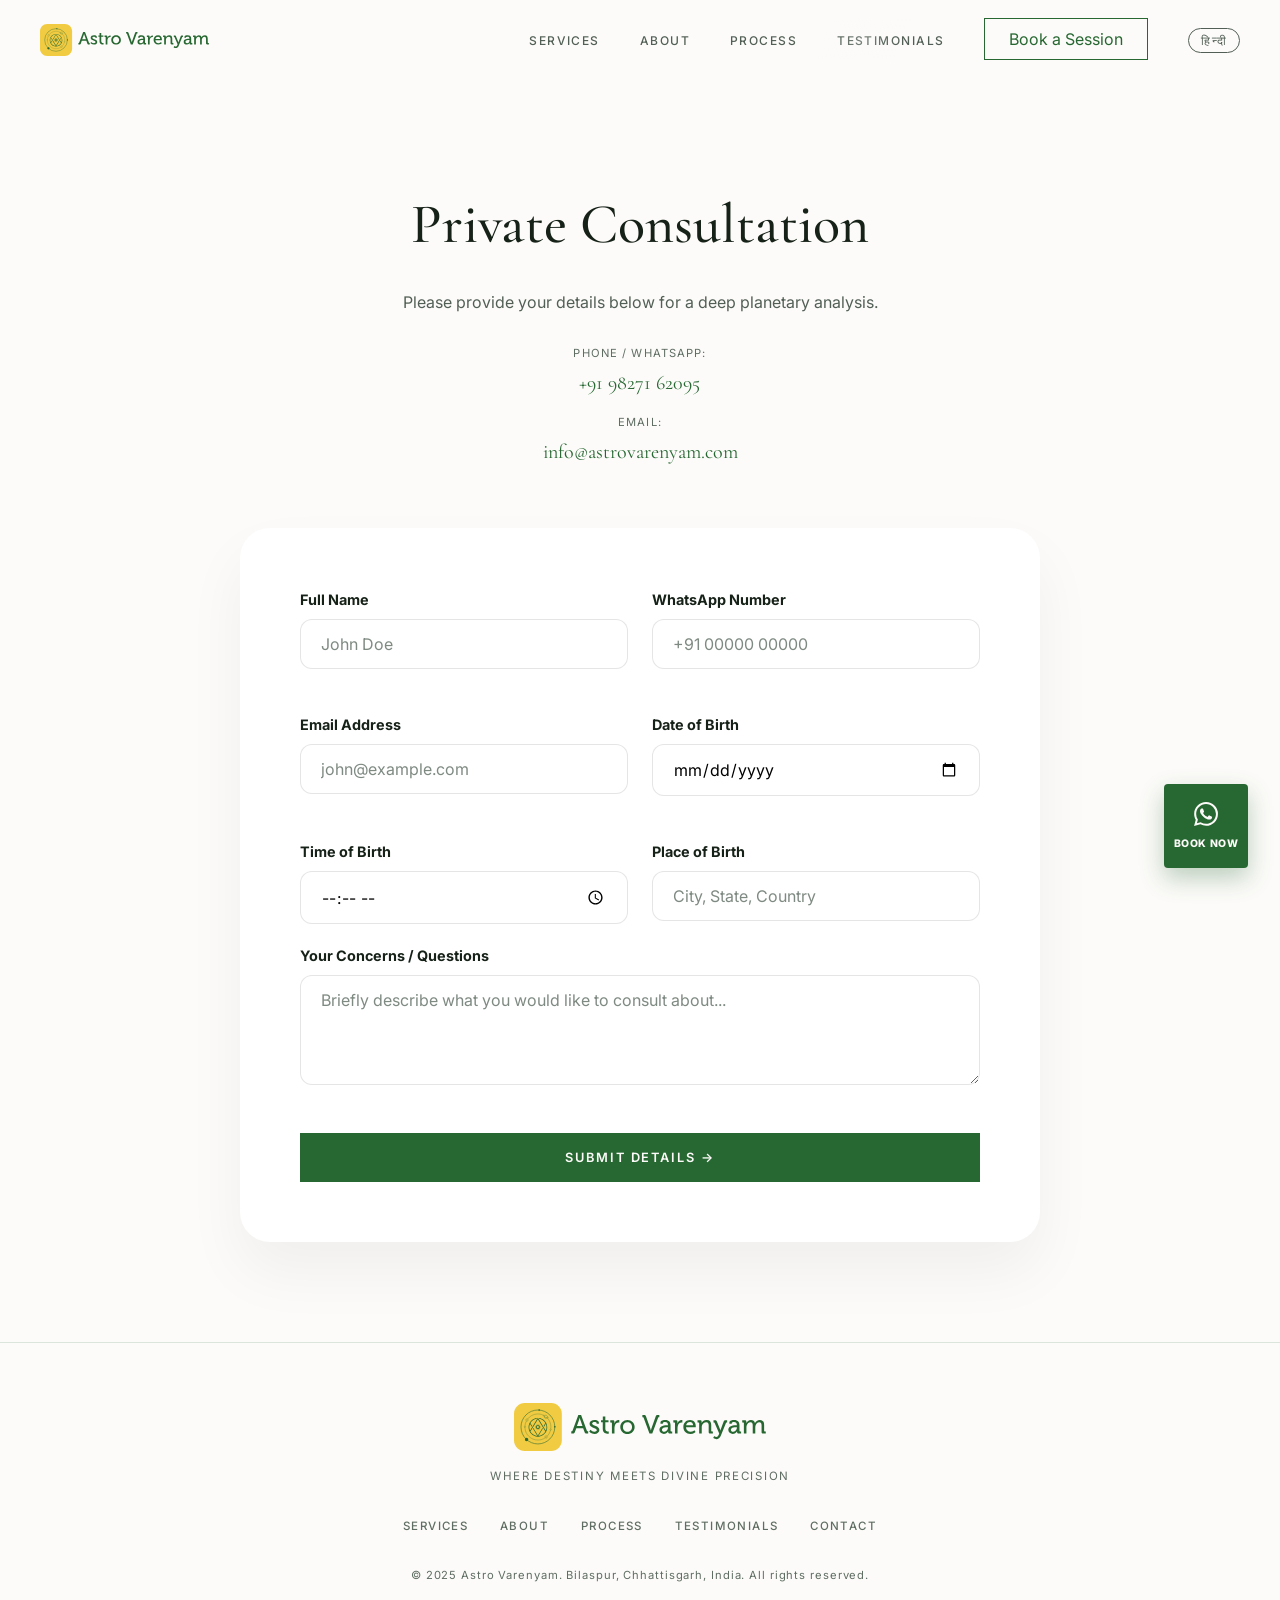
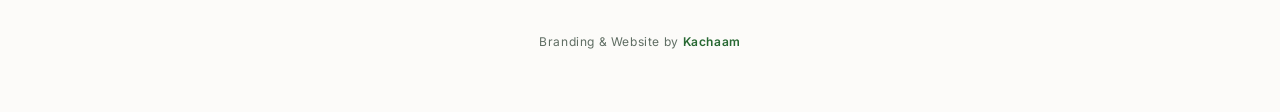
<file: contact.html>
<!DOCTYPE html>
<html lang="en">
<head>
  <meta charset="UTF-8">
  <meta name="viewport" content="width=device-width, initial-scale=1.0">
  <title>Book a Vedic Astrology Consultation in Bilaspur — Astro Varenyam</title>
  <meta name="description" content="Book a private Vedic astrology consultation with Subhash Sharma. Deep planetary analysis and life guidance for career, health, and relationships." />
  <meta name="keywords" content="book astrology consultation, Vedic astrology session, birth chart analysis Bilaspur, Subhash Sharma astrology, Astro Varenyam contact" />
  <meta property="og:title" content="Detailed Consultation — Astro Varenyam" />
  <meta property="og:description" content="Book your private Vedic astrology session for deep clarity and alignment." />
  <meta property="og:type" content="website" />
  <meta property="og:url" content="https://astrovarenyam.com/contact.html" />
  <meta property="og:image" content="https://astrovarenyam.com/assets/og-image.png" />
  <meta name="twitter:card" content="summary_large_image" />
  <meta name="twitter:image" content="https://astrovarenyam.com/assets/og-image.png" />
  <link rel="icon" type="image/svg+xml" href="assets/favicon.svg" />
  <link rel="preconnect" href="https://fonts.googleapis.com" />
  <link rel="preconnect" href="https://fonts.gstatic.com" crossorigin />
  <link href="https://fonts.googleapis.com/css2?family=Cormorant+Garamond:ital,wght@0,300;0,400;0,500;0,600;0,700;1,300;1,400&family=Inter:wght@300;400;500;600;700;800&display=swap" rel="stylesheet" />
  <link rel="stylesheet" href="style.css">
  <link rel="canonical" href="https://astrovarenyam.com/contact.html" />
  <meta name="author" content="Kachaam" />
  <meta name="designer" content="Kachaam" />
</head>
<body class="lang-en"> <!-- Default to English, matches script toggle logic -->



  <!-- NAV -->
  <nav class="nav" id="nav">
    <div class="nav-inner">
      <a href="index.html#hero" class="nav-logo">
        <img src="assets/logo.svg" alt="Astro Varenyam Logo" class="logo-img" />
      </a>
      <ul class="nav-links">
        <li><a href="index.html#services"><span class="en">Services</span><span class="hi">सेवाएँ</span></a></li>
        <li><a href="index.html#founder"><span class="en">About</span><span class="hi">परिचय</span></a></li>
        <li><a href="index.html#process"><span class="en">Process</span><span class="hi">प्रक्रिया</span></a></li>
        <li><a href="index.html#testimonials"><span class="en">Testimonials</span><span class="hi">प्रशंसापत्र</span></a></li>
        <li><a href="contact.html" class="nav-cta"><span class="en">Book a Session</span><span class="hi">सत्र बुक करें</span></a></li>
        <li>
          <button id="langToggle" class="lang-btn">
            <span class="en">हिन्दी</span><span class="hi">EN</span>
          </button>
        </li>
      </ul>
      <button class="hamburger" id="hamburger" aria-label="Open menu">
        <span></span><span></span><span></span>
      </button>
    </div>
    <div class="mobile-menu" id="mobileMenu">
      <a href="index.html#services" class="mobile-link"><span class="en">Services</span><span class="hi">सेवाएँ</span></a>
      <a href="index.html#founder" class="mobile-link"><span class="en">About</span><span class="hi">परिचय</span></a>
      <a href="index.html#process" class="mobile-link"><span class="en">Process</span><span class="hi">प्रक्रिया</span></a>
      <a href="index.html#testimonials" class="mobile-link"><span class="en">Testimonials</span><span class="hi">प्रशंसापत्र</span></a>
      <a href="contact.html" class="mobile-link mobile-cta"><span class="en">Book a Session</span><span class="hi">सत्र बुक करें</span></a>
      <button id="langToggleMobile" class="lang-btn-mobile">
        <span class="en">हिन्दी में देखें</span><span class="hi">View in English</span>
      </button>
    </div>
  </nav>

  <main class="contact-page-main">
    <section class="contact-hero">
      <div class="container">
        <h1 class="reveal visible">
          <span class="en">Private Consultation</span>
          <span class="hi">निजी परामर्श</span>
        </h1>
        <p class="contact-intro reveal visible">
          <span class="en">Please provide your details below for a deep planetary analysis.</span>
          <span class="hi">गहरे ग्रह विश्लेषण के लिए कृपया नीचे अपना विवरण प्रदान करें।</span>
        </p>
        <div class="contact-methods reveal visible">
          <div class="contact-method">
            <span class="method-label en">Phone / WhatsApp:</span>
            <span class="method-label hi">फ़ोन / व्हाट्सएप:</span>
            <a href="tel:+919827162095" class="method-value">+91 98271 62095</a>
          </div>
          <div class="contact-method">
            <span class="method-label en">Email:</span>
            <span class="method-label hi">ईमेल:</span>
            <a href="mailto:info@astrovarenyam.com" class="method-value">info@astrovarenyam.com</a>
          </div>
        </div>
      </div>
    </section>

    <section class="form-section">
      <div class="container">
        <div class="form-card reveal visible">
          <form action="https://formsubmit.co/hello@kachaam.com" method="POST">
            <!-- Formsubmit Config -->
            <input type="hidden" name="_subject" value="New Detailed Consultation Request">
            <input type="hidden" name="_template" value="table">
            <input type="hidden" name="_captcha" value="false">
            <input type="hidden" name="_next" value="https://astrovarenyam.com/success.html">

            <div class="form-grid">
              <div class="form-group">
                <label>
                  <span class="en">Full Name</span>
                  <span class="hi">पूरा नाम</span>
                </label>
                <input type="text" name="name" required placeholder="John Doe">
              </div>

              <div class="form-group">
                <label>
                  <span class="en">WhatsApp Number</span>
                  <span class="hi">व्हाट्सएप नंबर</span>
                </label>
                <input type="tel" name="phone" required placeholder="+91 00000 00000">
              </div>

              <div class="form-group">
                <label>
                  <span class="en">Email Address</span>
                  <span class="hi">ईमेल पता</span>
                </label>
                <input type="email" name="email" required placeholder="john@example.com">
              </div>

              <div class="form-group">
                <label>
                  <span class="en">Date of Birth</span>
                  <span class="hi">जन्म तिथि</span>
                </label>
                <input type="date" name="dob" required>
              </div>

              <div class="form-group">
                <label>
                  <span class="en">Time of Birth</span>
                  <span class="hi">जन्म का समय</span>
                </label>
                <input type="time" name="tob" required>
              </div>

              <div class="form-group">
                <label>
                  <span class="en">Place of Birth</span>
                  <span class="hi">जन्म स्थान</span>
                </label>
                <input type="text" name="pob" required placeholder="City, State, Country">
              </div>
            </div>

            <div class="form-group full-width">
              <label>
                <span class="en">Your Concerns / Questions</span>
                <span class="hi">आपकी चिंताएं / प्रश्न</span>
              </label>
              <textarea name="message" rows="4" required placeholder="Briefly describe what you would like to consult about..."></textarea>
            </div>

            <button type="submit" class="btn btn-primary btn-full">
              <span class="en">Submit Details &rarr;</span>
              <span class="hi">विवरण सबमिट करें &rarr;</span>
            </button>
          </form>
        </div>
      </div>
    </section>
  </main>

  <footer class="footer">
    <div class="container footer-inner">
      <div class="footer-brand">
        <img src="assets/logo.svg" alt="Astro Varenyam Logo" class="logo-img-footer" />
        <p class="footer-tagline">
          <span class="en">Where Destiny Meets Divine Precision</span>
          <span class="hi">जहाँ भाग्य दिव्य सटीकता से मिलता है</span>
        </p>
      </div>
      <nav class="footer-nav" aria-label="Footer navigation">
        <a href="index.html#services"><span class="en">Services</span><span class="hi">सेवाएँ</span></a>
        <a href="index.html#founder"><span class="en">About</span><span class="hi">परिचय</span></a>
        <a href="index.html#process"><span class="en">Process</span><span class="hi">प्रक्रिया</span></a>
        <a href="index.html#testimonials"><span class="en">Testimonials</span><span class="hi">प्रशंसापत्र</span></a>
        <a href="index.html#contact-form"><span class="en">Contact</span><span class="hi">संपर्क करें</span></a>
      </nav>
      <p class="footer-copy">
        <span class="en">&copy; 2025 Astro Varenyam. Bilaspur, Chhattisgarh, India. All rights reserved.</span>
        <span class="hi">&copy; 2025 एस्ट्रो वरेण्यम। बिलासपुर, छत्तीसगढ़, भारत। सभी अधिकार सुरक्षित।</span>
      </p>
      <p class="footer-credits">
        Branding & Website by <a href="https://kachaam.com" target="_blank" rel="noopener">Kachaam</a>
      </p>
    </div>
  </footer>

  <!-- Floating WhatsApp -->
  <a href="https://wa.me/919827162095?text=Hello,%20I%20would%20like%20to%20book%20a%20private%20consultation%20session%20with%20Astro%20Varenyam." 
     class="floating-whatsapp" 
     target="_blank" 
     rel="noopener" 
     aria-label="Book via WhatsApp">
    <div class="whatsapp-icon-box">
      <svg viewBox="0 0 24 24" fill="currentColor">
        <path d="M17.472 14.382c-.297-.149-1.758-.867-2.03-.967-.273-.099-.471-.148-.67.15-.197.297-.767.966-.94 1.164-.173.199-.347.223-.644.075-.297-.15-1.255-.463-2.39-1.475-.883-.788-1.48-1.761-1.653-2.059-.173-.297-.018-.458.13-.606.134-.133.298-.347.446-.52.149-.174.198-.298.298-.497.099-.198.05-.371-.025-.52-.075-.149-.669-1.612-.916-2.207-.242-.579-.487-.5-.669-.51-.173-.008-.371-.01-.57-.01-.198 0-.52.074-.792.372-.272.297-1.04 1.016-1.04 2.479 0 1.462 1.065 2.875 1.213 3.074.149.198 2.096 3.2 5.077 4.487.709.306 1.262.489 1.694.625.712.227 1.36.195 1.871.118.571-.085 1.758-.719 2.006-1.413.248-.694.248-1.289.173-1.413-.074-.124-.272-.198-.57-.347m-5.421 7.403h-.004a9.87 9.87 0 01-5.031-1.378l-.361-.214-3.741.982.998-3.648-.235-.374a9.86 9.86 0 01-1.51-5.26c.001-5.45 4.436-9.884 9.888-9.884 2.64 0 5.122 1.03 6.988 2.898a9.825 9.825 0 012.893 6.994c-.003 5.45-4.437 9.884-9.885 9.884m8.413-18.297A11.815 11.815 0 0012.05 0C5.495 0 .16 5.335.157 11.892c0 2.096.547 4.142 1.588 5.945L.057 24l6.305-1.654a11.882 11.882 0 005.683 1.448h.005c6.554 0 11.89-5.335 11.893-11.893a11.821 11.821 0 00-3.48-8.413z"/>
      </svg>
    </div>
    <div class="whatsapp-text-box">
      <span class="en">Book Now</span>
      <span class="hi">अभी बुक करें</span>
    </div>
  </a>

  <!-- Back to Top Button -->
  <button id="backToTop" class="back-to-top" aria-label="Back to Top">
    <svg viewBox="0 0 24 24" fill="none" stroke="currentColor" stroke-width="2.5" stroke-linecap="round" stroke-linejoin="round">
      <path d="M18 15l-6-6-6 6"/>
    </svg>
  </button>

  <script src="script.js"></script>
</body>
</html>
</file>
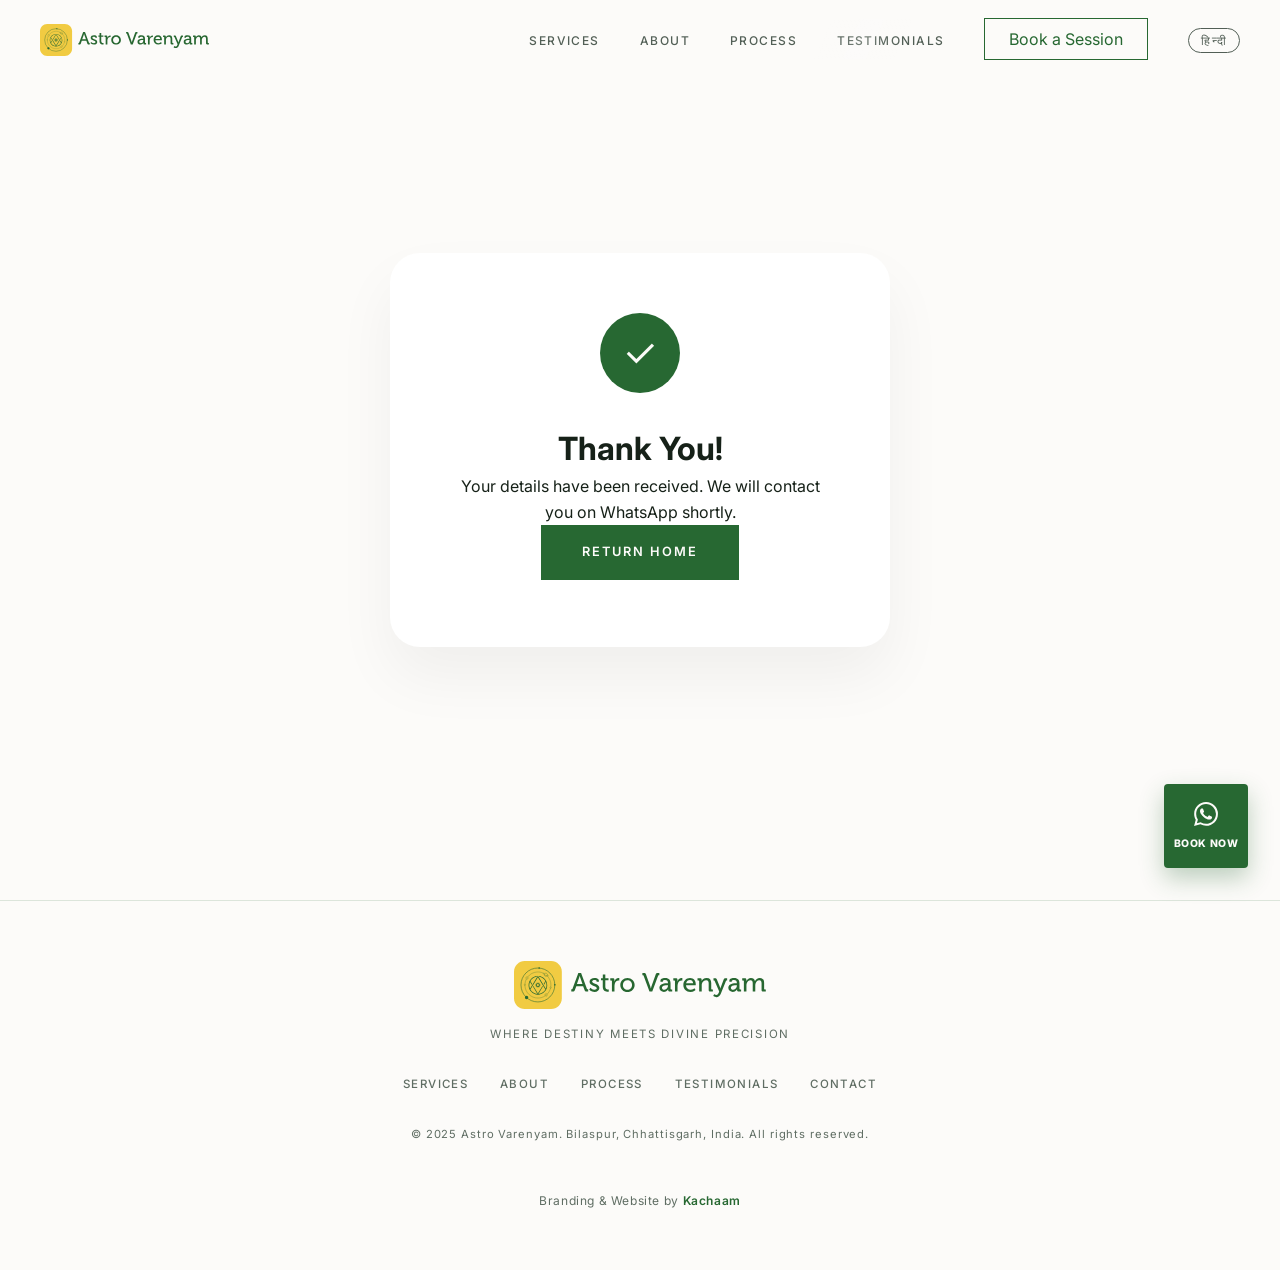
<file: success.html>
<!DOCTYPE html>
<html lang="en">
<head>
  <meta charset="UTF-8">
  <meta name="viewport" content="width=device-width, initial-scale=1.0">
  <title>Submission Successful — Astro Varenyam</title>
  <meta name="robots" content="noindex" />
  <meta property="og:title" content="Submission Successful — Astro Varenyam" />
  <meta property="og:description" content="Thank you for reaching out. We will contact you on WhatsApp shortly." />
  <meta property="og:image" content="https://astrovarenyam.com/assets/og-image.png" />
  <meta name="twitter:card" content="summary_large_image" />
  <meta name="twitter:image" content="https://astrovarenyam.com/assets/og-image.png" />
  <link rel="icon" type="image/svg+xml" href="assets/favicon.svg" />
  <link rel="preconnect" href="https://fonts.googleapis.com" />
  <link rel="preconnect" href="https://fonts.gstatic.com" crossorigin />
  <link href="https://fonts.googleapis.com/css2?family=Cormorant+Garamond:ital,wght@0,300;0,400;0,500;0,600;0,700;1,300;1,400&family=Inter:wght@300;400;500;600;700;800&display=swap" rel="stylesheet" />
  <link rel="stylesheet" href="style.css">
  <link rel="canonical" href="https://astrovarenyam.com/success.html" />
  <meta name="author" content="Kachaam" />
  <meta name="designer" content="Kachaam" />
</head>
<body class="lang-en">


  <!-- NAV -->
  <nav class="nav" id="nav">
    <div class="nav-inner">
      <a href="index.html#hero" class="nav-logo">
        <img src="assets/logo.svg" alt="Astro Varenyam Logo" class="logo-img" />
      </a>
      <ul class="nav-links">
        <li><a href="index.html#services"><span class="en">Services</span><span class="hi">सेवाएँ</span></a></li>
        <li><a href="index.html#founder"><span class="en">About</span><span class="hi">परिचय</span></a></li>
        <li><a href="index.html#process"><span class="en">Process</span><span class="hi">प्रक्रिया</span></a></li>
        <li><a href="index.html#testimonials"><span class="en">Testimonials</span><span class="hi">प्रशंसापत्र</span></a></li>
        <li><a href="contact.html" class="nav-cta"><span class="en">Book a Session</span><span class="hi">सत्र बुक करें</span></a></li>
        <li>
          <button id="langToggle" class="lang-btn">
            <span class="en">हिन्दी</span><span class="hi">EN</span>
          </button>
        </li>
      </ul>
      <button class="hamburger" id="hamburger" aria-label="Open menu">
        <span></span><span></span><span></span>
      </button>
    </div>
    <div class="mobile-menu" id="mobileMenu">
      <a href="index.html#services" class="mobile-link"><span class="en">Services</span><span class="hi">सेवाएँ</span></a>
      <a href="index.html#founder" class="mobile-link"><span class="en">About</span><span class="hi">परिचय</span></a>
      <a href="index.html#process" class="mobile-link"><span class="en">Process</span><span class="hi">प्रक्रिया</span></a>
      <a href="index.html#testimonials" class="mobile-link"><span class="en">Testimonials</span><span class="hi">प्रशंसापत्र</span></a>
      <a href="contact.html" class="mobile-link mobile-cta"><span class="en">Book a Session</span><span class="hi">सत्र बुक करें</span></a>
      <button id="langToggleMobile" class="lang-btn-mobile">
        <span class="en">हिन्दी में देखें</span><span class="hi">View in English</span>
      </button>
    </div>
  </nav>

  <div class="success-screen">
    <div class="container">
      <div class="success-card reveal visible">
        <div class="success-icon">✓</div>
        <h1>
          <span class="en">Thank You!</span>
          <span class="hi">धन्यवाद!</span>
        </h1>
        <p>
          <span class="en">Your details have been received. We will contact you on WhatsApp shortly.</span>
          <span class="hi">आपका विवरण प्राप्त हो गया है। हम शीघ्र ही आपसे व्हाट्सएप पर संपर्क करेंगे।</span>
        </p>
        <a href="index.html" class="btn btn-primary">
          <span class="en">Return Home</span>
          <span class="hi">घर लौटें</span>
        </a>
      </div>
    </div>
  </div>

  <footer class="footer">
    <div class="container footer-inner">
      <div class="footer-brand">
        <img src="assets/logo.svg" alt="Astro Varenyam Logo" class="logo-img-footer" />
        <p class="footer-tagline">
          <span class="en">Where Destiny Meets Divine Precision</span>
          <span class="hi">जहाँ भाग्य दिव्य सटीकता से मिलता है</span>
        </p>
      </div>
      <nav class="footer-nav" aria-label="Footer navigation">
        <a href="index.html#services"><span class="en">Services</span><span class="hi">सेवाएँ</span></a>
        <a href="index.html#founder"><span class="en">About</span><span class="hi">परिचय</span></a>
        <a href="index.html#process"><span class="en">Process</span><span class="hi">प्रक्रिया</span></a>
        <a href="index.html#testimonials"><span class="en">Testimonials</span><span class="hi">प्रशंसापत्र</span></a>
        <a href="index.html#contact-form"><span class="en">Contact</span><span class="hi">संपर्क करें</span></a>
      </nav>
      <p class="footer-copy">
        <span class="en">&copy; 2025 Astro Varenyam. Bilaspur, Chhattisgarh, India. All rights reserved.</span>
        <span class="hi">&copy; 2025 एस्ट्रो वरेण्यम। बिलासपुर, छत्तीसगढ़, भारत। सभी अधिकार सुरक्षित।</span>
      </p>
      <p class="footer-credits">
        Branding & Website by <a href="https://kachaam.com" target="_blank" rel="noopener">Kachaam</a>
      </p>
    </div>
  </footer>

  <!-- Floating WhatsApp -->
  <a href="https://wa.me/919827162095?text=Hello,%20I%20would%20like%20to%20book%20a%20private%20consultation%20session%20with%20Astro%20Varenyam." 
     class="floating-whatsapp" 
     target="_blank" 
     rel="noopener" 
     aria-label="Book via WhatsApp">
    <div class="whatsapp-icon-box">
      <svg viewBox="0 0 24 24" fill="currentColor">
        <path d="M17.472 14.382c-.297-.149-1.758-.867-2.03-.967-.273-.099-.471-.148-.67.15-.197.297-.767.966-.94 1.164-.173.199-.347.223-.644.075-.297-.15-1.255-.463-2.39-1.475-.883-.788-1.48-1.761-1.653-2.059-.173-.297-.018-.458.13-.606.134-.133.298-.347.446-.52.149-.174.198-.298.298-.497.099-.198.05-.371-.025-.52-.075-.149-.669-1.612-.916-2.207-.242-.579-.487-.5-.669-.51-.173-.008-.371-.01-.57-.01-.198 0-.52.074-.792.372-.272.297-1.04 1.016-1.04 2.479 0 1.462 1.065 2.875 1.213 3.074.149.198 2.096 3.2 5.077 4.487.709.306 1.262.489 1.694.625.712.227 1.36.195 1.871.118.571-.085 1.758-.719 2.006-1.413.248-.694.248-1.289.173-1.413-.074-.124-.272-.198-.57-.347m-5.421 7.403h-.004a9.87 9.87 0 01-5.031-1.378l-.361-.214-3.741.982.998-3.648-.235-.374a9.86 9.86 0 01-1.51-5.26c.001-5.45 4.436-9.884 9.888-9.884 2.64 0 5.122 1.03 6.988 2.898a9.825 9.825 0 012.893 6.994c-.003 5.45-4.437 9.884-9.885 9.884m8.413-18.297A11.815 11.815 0 0012.05 0C5.495 0 .16 5.335.157 11.892c0 2.096.547 4.142 1.588 5.945L.057 24l6.305-1.654a11.882 11.882 0 005.683 1.448h.005c6.554 0 11.89-5.335 11.893-11.893a11.821 11.821 0 00-3.48-8.413z"/>
      </svg>
    </div>
    <div class="whatsapp-text-box">
      <span class="en">Book Now</span>
      <span class="hi">अभी बुक करें</span>
    </div>
  </a>

  <!-- Back to Top Button -->
  <button id="backToTop" class="back-to-top" aria-label="Back to Top">
    <svg viewBox="0 0 24 24" fill="none" stroke="currentColor" stroke-width="2.5" stroke-linecap="round" stroke-linejoin="round">
      <path d="M18 15l-6-6-6 6"/>
    </svg>
  </button>

  <script src="script.js"></script>
</body>
</html>
</file>
<file: style.css>
/* ============================================
   ASTRO VARENYAM — Premium CSS
   ============================================ */

/* TOKENS */
:root {
  --bg:           #FCFBF9;
  --bg-2:         #F4F2EC;
  --bg-3:         #EAE6DB;
  --accent-green: #276832; /* Previous --gold */
  --accent-gold:  #F1CB42; /* Premium Gold */
  --gold-dim:     #1D4F26;
  --gold-pale:    #358A43;
  --white:        #162118;
  --grey:         #525F56;
  --grey-dim:     #5F6D63; /* Darkened from #8B998F for contrast */
  --text-gold:    #967000; /* Dark gold for text on light backgrounds */
  --border:       rgba(39, 104, 50, 0.15);
  --serif:        'Cormorant Garamond', Georgia, serif;
  --sans:         'Inter', system-ui, sans-serif;
  --radius:       2px;
  --ease:         cubic-bezier(0.25, 0.46, 0.45, 0.94);
}



/* LANGUAGE TOGGLE LOGIC */
body.lang-en .hi { display: none !important; }
body.lang-hi .en { display: none !important; }

.lang-btn {
  background: transparent;
  border: 1px solid var(--grey);
  color: var(--grey);
  padding: 4px 12px;
  border-radius: 20px;
  cursor: pointer;
  font-family: var(--sans);
  font-size: 0.75rem;
  letter-spacing: 0.1em;
  transition: all 0.3s var(--ease);
}
.lang-btn:hover {
  border-color: var(--accent-green);
  color: var(--accent-green);
}
.lang-btn-mobile {
  background: transparent;
  border: 1px solid var(--accent-green);
  color: var(--accent-green);
  padding: 10px 20px;
  border-radius: 2px;
  cursor: pointer;
  font-family: var(--sans);
  font-size: 0.85rem;
  letter-spacing: 0.12em;
  text-transform: uppercase;
  margin-top: 10px;
}

/* RESET */
*, *::before, *::after { box-sizing: border-box; margin: 0; padding: 0; }
html { scroll-behavior: smooth; font-size: 16px; }
body {
  background: var(--bg);
  color: var(--white);
  font-family: var(--sans);
  line-height: 1.6;
  -webkit-font-smoothing: antialiased;
  overflow-x: hidden;
  word-wrap: break-word;
  overflow-wrap: break-word;
}

.container {
  max-width: 1280px;
  margin: 0 auto;
  padding: 0 40px;
}
img { display: block; max-width: 100%; }
a { text-decoration: none; color: inherit; }
ul { list-style: none; }

/* CONTAINER */
.container {
  max-width: 1200px;
  margin: 0 auto;
  padding: 0 40px;
}

/* REVEAL ANIMATION */
.reveal {
  opacity: 0;
  transform: translateY(32px);
  transition: opacity 0.8s var(--ease), transform 0.8s var(--ease);
}
.reveal.visible {
  opacity: 1;
  transform: translateY(0);
}

/* TYPOGRAPHY HELPERS */
.gold { color: var(--text-gold); }
.text-gold { 
  color: var(--text-gold); 
  position: relative;
  text-decoration: none;
}
a.text-gold::after {
  content: '';
  position: absolute;
  width: 100%;
  height: 1px;
  bottom: -2px;
  left: 0;
  background-color: currentColor;
  transform: scaleX(0);
  transform-origin: right;
  transition: transform 0.4s var(--ease);
}
a.text-gold:hover::after {
  transform: scaleX(1);
  transform-origin: left;
}
.section-eyebrow {
  font-family: var(--sans);
  font-size: 0.72rem;
  font-weight: 600;
  letter-spacing: 0.2em;
  text-transform: uppercase;
  color: var(--accent-green);
  margin-bottom: 20px;
}
.section-title {
  font-family: var(--serif);
  font-size: clamp(2.2rem, 5vw, 3.4rem);
  font-weight: 500;
  line-height: 1.15;
  color: var(--white);
  margin-bottom: 20px;
}
.section-desc {
  max-width: 540px;
  color: var(--grey);
  font-size: 1rem;
  line-height: 1.8;
}
.section-header {
  text-align: center;
  margin-bottom: 80px;
}
.section-header .section-desc { margin: 0 auto; }

/* BUTTONS */
.btn-primary {
  position: relative;
  display: inline-block;
  padding: 16px 40px;
  background: var(--accent-green);
  color: var(--bg);
  font-family: var(--sans);
  font-size: 0.8rem;
  font-weight: 600;
  letter-spacing: 0.15em;
  text-transform: uppercase;
  border: 1px solid var(--accent-green);
  overflow: hidden;
  z-index: 1;
  transition: transform 0.3s, border-color 0.3s;
}
.btn-primary::before {
  content: '';
  position: absolute;
  top: 0; left: 0; width: 100%; height: 100%;
  background: var(--gold-pale);
  transform: scaleX(0);
  transform-origin: left;
  transition: transform 0.5s var(--ease);
  z-index: -2;
}
.btn-primary::after {
  content: '';
  position: absolute;
  top: 0; left: -100%; width: 50%; height: 100%;
  background: linear-gradient(90deg, transparent, rgba(255,255,255,0.2), transparent);
  transform: skewX(-25deg);
  z-index: -1;
}
.btn-primary:hover {
  transform: translateY(-2px);
  border-color: var(--gold-pale);
}
.btn-primary:hover::before {
  transform: scaleX(1);
}
.btn-primary:hover::after {
  animation: shimmer-btn 0.8s ease-in-out;
}
@keyframes shimmer-btn {
  0% { left: -100%; }
  100% { left: 150%; }
}
.btn-ghost {
  position: relative;
  display: inline-block;
  padding: 16px 40px;
  background: transparent;
  color: var(--white);
  font-family: var(--sans);
  font-size: 0.8rem;
  font-weight: 500;
  letter-spacing: 0.15em;
  text-transform: uppercase;
  border: 1px solid var(--border);
  overflow: hidden;
  z-index: 1;
  transition: color 0.4s, border-color 0.4s, transform 0.3s;
}
.btn-ghost::before {
  content: '';
  position: absolute;
  top: 0; left: 0; width: 100%; height: 100%;
  background: var(--accent-green);
  transform: scaleX(0);
  transform-origin: left;
  transition: transform 0.5s var(--ease);
  z-index: -2;
}
.btn-ghost::after {
  content: '';
  position: absolute;
  top: 0; left: -100%; width: 50%; height: 100%;
  background: linear-gradient(90deg, transparent, rgba(255,255,255,0.1), transparent);
  transform: skewX(-25deg);
  z-index: -1;
}
.btn-ghost:hover {
  color: var(--bg);
  border-color: var(--accent-green);
  transform: translateY(-2px);
}
.btn-ghost:hover::before {
  transform: scaleX(1);
}
.btn-ghost:hover::after {
  animation: shimmer-btn 0.8s ease-in-out;
}

/* ============================================
   NAV
   ============================================ */
.nav {
  position: fixed;
  top: 0; left: 0; right: 0;
  z-index: 100;
  background: transparent;
  transition: background 0.4s, backdrop-filter 0.4s, border-bottom 0.4s;
  border-bottom: 1px solid transparent;
}
.nav.scrolled {
  background: rgba(252, 251, 249, 0.98);
  backdrop-filter: blur(20px);
  border-bottom: 1px solid var(--border);
}
.nav-inner {
  display: flex;
  align-items: center;
  justify-content: space-between;
  padding: 24px 40px;
  max-width: 1280px;
  margin: 0 auto;
}
.nav-logo {
  display: flex;
  align-items: center;
  gap: 10px;
}
.logo-img {
  height: 32px;
  width: auto;
}
.nav-links {
  display: flex;
  align-items: center;
  gap: 40px;
}
.nav-links a:not(.nav-cta) {
  position: relative;
  font-size: 0.75rem;
  font-weight: 500;
  letter-spacing: 0.12em;
  text-transform: uppercase;
  color: var(--grey);
  transition: color 0.3s;
}
.nav-links a:not(.nav-cta)::after {
  content: '';
  position: absolute;
  width: 100%;
  height: 1px;
  bottom: -4px;
  left: 0;
  background-color: var(--accent-green);
  transform: scaleX(0);
  transform-origin: right;
  transition: transform 0.4s var(--ease);
}
.nav-links a:not(.nav-cta):hover { color: var(--white); }
.nav-links a:not(.nav-cta):hover::after {
  transform: scaleX(1);
  transform-origin: left;
}
.nav-links .nav-cta {
  position: relative;
  color: var(--accent-green);
  border: 1px solid var(--accent-green);
  padding: 10px 24px;
  overflow: hidden;
  z-index: 1;
  transition: color 0.4s, border-color 0.4s;
}
.nav-links .nav-cta::before {
  content: '';
  position: absolute;
  top: 0; left: 0; width: 100%; height: 100%;
  background: var(--accent-green);
  transform: scaleX(0);
  transform-origin: left;
  transition: transform 0.5s var(--ease);
  z-index: -2;
}
.nav-links .nav-cta::after {
  content: '';
  position: absolute;
  top: 0; left: -100%; width: 50%; height: 100%;
  background: linear-gradient(90deg, transparent, rgba(255,255,255,0.2), transparent);
  transform: skewX(-25deg);
  z-index: -1;
}
.nav-links .nav-cta:hover {
  color: var(--bg);
  border-color: var(--accent-green);
}
.nav-links .nav-cta:hover::before {
  transform: scaleX(1);
}
.nav-links .nav-cta:hover::after {
  animation: shimmer-btn 0.8s ease-in-out;
}
.hamburger {
  display: none;
  flex-direction: column;
  gap: 5px;
  background: none;
  border: none;
  cursor: pointer;
  padding: 4px;
}
.hamburger span {
  display: block;
  width: 24px;
  height: 1px;
  background: var(--white);
  transition: transform 0.3s, opacity 0.3s;
}
.mobile-menu {
  display: none;
  flex-direction: column;
  padding: 20px 40px 30px;
  gap: 20px;
  border-top: 1px solid var(--border);
  background: var(--bg);
}
.mobile-menu.open { display: flex; }
.mobile-link {
  font-size: 0.85rem;
  font-weight: 500;
  letter-spacing: 0.12em;
  text-transform: uppercase;
  color: var(--grey);
  transition: color 0.3s;
}
.mobile-link:hover { color: var(--accent-green); }
.mobile-cta {
  color: var(--accent-green) !important;
  border: 1px solid var(--accent-green);
  padding: 12px 20px;
  text-align: center;
  margin-top: 8px;
}

/* ============================================
   HERO
   ============================================ */
.hero {
  position: relative;
  min-height: 100vh;
  display: flex;
  align-items: center;
  justify-content: center;
  overflow: hidden;
  padding: 120px 40px 80px;
}
.hero-bg {
  position: absolute;
  inset: 0;
  background: url('assets/cosmic-bg.png') center/cover no-repeat;
  opacity: 0.15;
  filter: invert(1);
}
/* Subtle radial vignette */
.hero-bg::after {
  content: '';
  position: absolute;
  inset: 0;
  background: radial-gradient(ellipse 80% 70% at 50% 50%, transparent 30%, var(--bg) 100%);
}

/* Animated Planets */
.hero-planets {
  position: absolute;
  inset: 0;
  pointer-events: none;
  overflow: hidden;
  z-index: 1;
}
.anim-planet {
  position: absolute;
  color: var(--accent-green);
  opacity: 0.15;
}
.anim-planet.p1 {
  width: 140px;
  height: 140px;
  top: 15%;
  left: 10%;
  animation: float-planet 25s ease-in-out infinite alternate;
}
.anim-planet.p2 {
  width: 80px;
  height: 80px;
  bottom: 20%;
  right: 15%;
  animation: float-planet 18s ease-in-out infinite alternate-reverse;
}
.anim-planet.p3 {
  width: 100px;
  height: 100px;
  top: 25%;
  right: 10%;
  animation: spin-planet 40s linear infinite;
  opacity: 0.1;
}

@keyframes float-planet {
  0% { transform: translateY(0px) rotate(0deg); }
  50% { transform: translateY(20px) rotate(5deg); }
  100% { transform: translateY(-10px) rotate(-3deg); }
}
@keyframes spin-planet {
  from { transform: rotate(0deg); }
  to { transform: rotate(360deg); }
}

.hero-particles {
  position: absolute;
  inset: 0;
  pointer-events: none;
  overflow: hidden;
}
.particle {
  position: absolute;
  width: 2px;
  height: 2px;
  border-radius: 50%;
  background: var(--accent-green);
  opacity: 0;
  animation: twinkle var(--dur, 4s) var(--delay, 0s) infinite;
}
@keyframes twinkle {
  0%, 100% { opacity: 0; transform: scale(1); }
  50%       { opacity: var(--op, 0.4); transform: scale(1.5); }
}
.hero-content {
  position: relative;
  z-index: 2;
  text-align: center;
  max-width: 840px;
}
.hero-eyebrow {
  font-size: 0.7rem;
  font-weight: 600;
  letter-spacing: 0.22em;
  text-transform: uppercase;
  color: var(--accent-green);
  margin-bottom: 32px;
}
.hero-headline {
  font-family: var(--serif);
  font-size: clamp(2.5rem, 6vw, 4.5rem);
  font-weight: 500;
  line-height: 1.2;
  color: var(--white);
  margin-bottom: 32px;
  min-height: 2.5em;
  display: block;
  text-align: center;
}

.typewriter-cursor {
  display: inline-block;
  width: 2px;
  background-color: var(--accent-green);
  margin-left: 4px;
  animation: blink 1s step-end infinite;
  vertical-align: middle;
}

@keyframes blink {
  from, to { opacity: 1; }
  50% { opacity: 0; }
}
.hero-headline em {
  font-style: italic;
  color: var(--grey);
}
.hero-sub {
  font-size: 1.05rem;
  color: var(--grey);
  max-width: 500px;
  margin: 0 auto 48px;
  line-height: 1.8;
}
.hero-actions {
  display: flex;
  gap: 20px;
  justify-content: center;
  flex-wrap: wrap;
}

/* ============================================
   AUTHORITY STRIP
   ============================================ */
.authority {
  padding: 60px 0;
  border-top: 1px solid rgba(22, 33, 24, 0.15);
  border-bottom: 1px solid rgba(22, 33, 24, 0.15);
  background: var(--accent-gold);
}
.authority-grid {
  display: flex;
  align-items: center;
  justify-content: center;
  gap: 0;
  flex-wrap: wrap;
}
.auth-item {
  display: flex;
  flex-direction: column;
  align-items: center;
  padding: 20px 60px;
  gap: 6px;
}
.auth-num {
  font-family: var(--serif);
  font-size: 2.8rem;
  font-weight: 600;
  color: var(--white);
  line-height: 1;
}
.auth-label {
  font-size: 0.75rem;
  font-weight: 700;
  letter-spacing: 0.15em;
  text-transform: uppercase;
  color: var(--white);
}
.auth-divider {
  width: 1px;
  height: 60px;
  background: rgba(22, 33, 24, 0.2);
}

/* ============================================
   SERVICES
   ============================================ */
.services {
  padding: 140px 0;
  background: var(--bg);
}
.services-grid {
  display: grid;
  grid-template-columns: repeat(3, 1fr);
  gap: 1px;
  background: var(--border);
  border: 1px solid var(--border);
}
.service-card {
  background: var(--bg);
  padding: 48px 40px;
  transition: background 0.3s;
  position: relative;
  overflow: hidden;
}
.service-card::before {
  content: '';
  position: absolute;
  bottom: 0; left: 0; right: 0;
  height: 1px;
  background: var(--accent-green);
  transform: scaleX(0);
  transform-origin: left;
  transition: transform 0.4s var(--ease);
}
.service-card:hover { background: var(--bg-2); }
.service-card:hover::before { transform: scaleX(1); }
.service-icon {
  font-size: 1.2rem;
  color: var(--accent-green);
  margin-bottom: 24px;
  display: block;
}
.service-card h3 {
  font-family: var(--serif);
  font-size: 1.35rem;
  font-weight: 500;
  color: var(--white);
  margin-bottom: 16px;
  line-height: 1.3;
}
.service-card p {
  font-size: 0.9rem;
  color: var(--grey);
  line-height: 1.8;
  margin-bottom: 28px;
}
.service-link {
  position: relative;
  font-size: 0.72rem;
  font-weight: 600;
  letter-spacing: 0.12em;
  text-transform: uppercase;
  color: var(--accent-green);
  transition: letter-spacing 0.3s;
  display: inline-block;
}
.service-link::after {
  content: '';
  position: absolute;
  width: 100%;
  height: 1px;
  bottom: -2px;
  left: 0;
  background-color: currentColor;
  transform: scaleX(0);
  transform-origin: right;
  transition: transform 0.4s var(--ease);
}
.service-link:hover { letter-spacing: 0.2em; }
.service-link:hover::after {
  transform: scaleX(1);
  transform-origin: left;
}

/* ============================================
   FOUNDER
   ============================================ */
.founder {
  padding: 140px 0;
  background: var(--bg-2);
}
.founder-inner {
  display: grid;
  grid-template-columns: 1fr 1.1fr;
  gap: 100px;
  align-items: center;
}
.founder-image-wrap {
  position: relative;
}
.founder-img-border {
  position: absolute;
  top: -16px; left: -16px;
  right: 16px; bottom: 16px;
  border: 1px solid var(--border);
  z-index: 0;
}
.founder-img {
  position: relative;
  z-index: 1;
  width: 100%;
  aspect-ratio: 4/5;
  object-fit: cover;
  object-position: top;
  filter: grayscale(20%) contrast(1.05);
}
.founder-badge {
  position: absolute;
  bottom: -20px;
  right: -20px;
  z-index: 2;
  background: var(--bg);
  border: 1px solid var(--accent-green);
  padding: 20px 28px;
  display: flex;
  flex-direction: column;
  align-items: center;
  gap: 2px;
}
.founder-badge span {
  font-size: 0.6rem;
  font-weight: 600;
  letter-spacing: 0.2em;
  text-transform: uppercase;
  color: var(--gold-dim);
}
.badge-title {
  font-family: var(--serif);
  font-size: 1.4rem !important;
  font-weight: 500;
  letter-spacing: 0.06em !important;
  color: var(--accent-green) !important;
}
.founder-content { padding-left: 0; }
.founder-role {
  font-size: 0.78rem;
  font-weight: 500;
  letter-spacing: 0.1em;
  color: var(--white);
  margin-bottom: 32px;
  text-transform: uppercase;
}
.founder-bio {
  font-size: 0.98rem;
  color: var(--white);
  line-height: 1.9;
  margin-bottom: 20px;
}
.founder-credentials {
  display: flex;
  flex-wrap: wrap;
  gap: 10px;
  margin: 36px 0 20px;
}
.credential-tag {
  padding: 8px 18px;
  border: 1px solid var(--border);
  font-size: 0.7rem;
  font-weight: 600;
  letter-spacing: 0.1em;
  text-transform: uppercase;
  color: var(--accent-green);
  transition: border-color 0.3s, background 0.3s;
}
.credential-tag:hover {
  border-color: var(--accent-green);
  background: rgba(198,161,91,0.06);
}
.founder-location {
  font-size: 0.75rem;
  color: var(--grey-dim);
  letter-spacing: 0.1em;
}

/* ============================================
   PILLARS
   ============================================ */
.pillars {
  padding: 140px 0;
  background: var(--bg);
}
.pillars-grid {
  display: grid;
  grid-template-columns: repeat(4, 1fr);
  gap: 1px;
  background: var(--border);
  border: 1px solid var(--border);
}
.pillar {
  background: var(--bg);
  padding: 48px 36px;
  transition: background 0.3s;
}
.pillar:hover { background: var(--bg-3); }
.pillar-num {
  display: block;
  font-family: var(--serif);
  font-size: 3rem;
  font-weight: 400;
  color: var(--border);
  line-height: 1;
  margin-bottom: 24px;
  transition: color 0.3s;
}
.pillar:hover .pillar-num { color: var(--gold-dim); }
.pillar h3 {
  font-family: var(--serif);
  font-size: 1.25rem;
  font-weight: 500;
  color: var(--white);
  margin-bottom: 16px;
}
.pillar p {
  font-size: 0.88rem;
  color: var(--grey);
  line-height: 1.85;
}

/* ============================================
   PROCESS
   ============================================ */
.process {
  padding: 140px 0;
  background: var(--bg-2);
}
.timeline {
  max-width: 760px;
  margin: 0 auto;
}
.timeline-item {
  display: grid;
  grid-template-columns: 80px 1fr;
  gap: 32px;
  margin-bottom: 0;
}
.timeline-step {
  display: flex;
  flex-direction: column;
  align-items: center;
  gap: 0;
}
.step-num {
  font-family: var(--serif);
  font-size: 1rem;
  font-weight: 500;
  color: var(--accent-green);
  width: 48px;
  height: 48px;
  border: 1px solid var(--accent-green);
  border-radius: 50%;
  display: flex;
  align-items: center;
  justify-content: center;
  flex-shrink: 0;
  font-size: 0.75rem;
  letter-spacing: 0.05em;
}
.step-line {
  width: 1px;
  flex: 1;
  min-height: 60px;
  background: var(--border);
  margin: 12px 0;
}
.step-line-none { flex: 1; }
.timeline-content {
  padding-bottom: 48px;
}
.timeline-content h3 {
  font-family: var(--serif);
  font-size: 1.4rem;
  font-weight: 500;
  color: var(--white);
  margin-bottom: 12px;
  padding-top: 10px;
}
.timeline-content p {
  font-size: 0.92rem;
  color: var(--grey);
  line-height: 1.85;
}

/* ============================================
   PHILOSOPHY
   ============================================ */
.philosophy {
  padding: 120px 0;
  background: var(--bg);
  border-top: 1px solid var(--border);
  border-bottom: 1px solid var(--border);
}
.philosophy-inner {
  text-align: center;
  max-width: 760px;
  margin: 0 auto;
}
.philosophy-ornament {
  display: block;
  color: var(--accent-green);
  font-size: 1.6rem;
  margin-bottom: 40px;
  opacity: 0.6;
}
.philosophy-quote {
  font-family: var(--serif);
  font-size: clamp(1.6rem, 3vw, 2.5rem);
  font-weight: 400;
  line-height: 1.4;
  color: var(--white);
  margin-bottom: 32px;
  font-style: normal;
}
.philosophy-quote em {
  font-style: italic;
  color: var(--accent-green);
}
.philosophy-cite {
  font-size: 0.72rem;
  font-weight: 600;
  letter-spacing: 0.15em;
  text-transform: uppercase;
  color: var(--grey-dim);
}

/* ============================================
   GALLERY
   ============================================ */
.gallery {
  padding: 120px 0;
}
.gallery-grid {
  display: grid;
  grid-template-columns: repeat(auto-fit, minmax(300px, 1fr));
  gap: 20px;
  margin-top: 60px;
}
.gallery-item {
  overflow: hidden;
  border-radius: var(--radius);
  aspect-ratio: 4 / 5;
  background: var(--bg-2);
}
.gallery-item img {
  width: 100%;
  height: 100%;
  object-fit: cover;
  transition: transform 0.8s var(--ease);
}
.gallery-item:hover img {
  transform: scale(1.05);
}

/* ============================================
   TESTIMONIALS
   ============================================ */
.testimonials {
  padding: 140px 0;
  background: var(--bg-2);
}
.testimonials-grid {
  display: grid;
  grid-template-columns: repeat(3, 1fr);
  gap: 1px;
  background: var(--border);
  border: 1px solid var(--border);
}
.testimonial-card {
  background: var(--bg-2);
  padding: 48px 40px;
  transition: background 0.3s;
}
.testimonial-card:hover { background: var(--bg-3); }
.testi-stars {
  font-size: 0.6rem;
  color: var(--accent-green);
  letter-spacing: 0.3em;
  margin-bottom: 24px;
}
.testi-text {
  font-family: var(--serif);
  font-size: 1.05rem;
  font-weight: 400;
  color: var(--white);
  line-height: 1.8;
  margin-bottom: 32px;
  font-style: italic;
}
.testi-author {
  display: flex;
  flex-direction: column;
  gap: 4px;
}
.testi-name {
  font-size: 0.82rem;
  font-weight: 600;
  letter-spacing: 0.08em;
  color: var(--accent-green);
}
.testi-title {
  font-size: 0.72rem;
  color: var(--grey-dim);
  letter-spacing: 0.08em;
}

/* ============================================
   FINAL CTA
   ============================================ */
.cta-section {
  position: relative;
  padding: 160px 0;
  overflow: hidden;
  background: var(--accent-gold);
}
.cta-bg {
  position: absolute;
  inset: 0;
  background: url('assets/cosmic-bg.png') center/cover no-repeat;
  opacity: 0.15;
  filter: invert(1);
  mix-blend-mode: multiply;
}
.cta-bg::before {
  content: '';
  position: absolute;
  inset: 0;
  background: radial-gradient(ellipse 60% 80% at 50% 50%, rgba(22, 33, 24, 0.08) 0%, transparent 70%);
}
.cta-inner {
  position: relative;
  z-index: 2;
  text-align: center;
}
.cta-headline {
  font-family: var(--serif);
  font-size: clamp(2.4rem, 5vw, 4.2rem);
  font-weight: 600;
  line-height: 1.15;
  color: var(--white);
  margin-bottom: 20px;
}
.cta-headline em {
  font-style: italic;
  color: var(--white);
}
.cta-sub {
  font-size: 1rem;
  font-weight: 600;
  color: var(--white);
  margin-bottom: 48px;
  letter-spacing: 0.03em;
}
.cta-actions {
  display: flex;
  gap: 20px;
  justify-content: center;
  flex-wrap: wrap;
  margin-bottom: 32px;
}
.cta-location {
  font-size: 0.75rem;
  font-weight: 700;
  color: var(--white);
  letter-spacing: 0.15em;
  text-transform: uppercase;
}

/* ============================================
   FOOTER
   ============================================ */
.footer {
  padding: 60px 0;
  border-top: 1px solid var(--border);
  background: var(--bg);
}
.footer-inner {
  display: flex;
  flex-direction: column;
  align-items: center;
  gap: 32px;
  text-align: center;
}
.footer-brand {
  display: flex;
  flex-direction: column;
  align-items: center;
  gap: 8px;
}
.logo-img-footer {
  height: 48px;
  width: auto;
  margin-bottom: 8px;
}
.footer-tagline {
  font-size: 0.72rem;
  color: var(--grey-dim);
  letter-spacing: 0.15em;
  text-transform: uppercase;
}
.footer-nav {
  display: flex;
  gap: 32px;
  flex-wrap: wrap;
  justify-content: center;
}
.footer-nav a {
  position: relative;
  font-size: 0.72rem;
  font-weight: 500;
  letter-spacing: 0.12em;
  text-transform: uppercase;
  color: var(--grey-dim);
  transition: color 0.3s;
}
.footer-nav a::after {
  content: '';
  position: absolute;
  width: 100%;
  height: 1px;
  bottom: -4px;
  left: 0;
  background-color: var(--accent-green);
  transform: scaleX(0);
  transform-origin: right;
  transition: transform 0.4s var(--ease);
}
.footer-nav a:hover { color: var(--accent-green); }
.footer-nav a:hover::after {
  transform: scaleX(1);
  transform-origin: left;
}
.footer-copy {
  font-size: 0.7rem;
  color: var(--grey-dim);
  letter-spacing: 0.08em;
}

/* ============================================
   RESPONSIVE
   ============================================ */
@media (max-width: 1024px) {
  .services-grid { grid-template-columns: repeat(2, 1fr); }
  .pillars-grid  { grid-template-columns: repeat(2, 1fr); }
  .founder-inner { grid-template-columns: 1fr; gap: 60px; }
  .founder-image-wrap { max-width: 480px; margin: 0 auto; }
}

@media (max-width: 768px) {
  .container { padding: 0 20px; }
  .nav-links { display: none; }
  .hamburger { display: flex; }
  .nav-inner { padding: 20px 20px; }
  .services-grid       { grid-template-columns: 1fr; }
  .testimonials-grid   { grid-template-columns: 1fr; }
  .pillars-grid        { grid-template-columns: 1fr; }
  .authority-grid      { flex-direction: column; gap: 0; }
  .auth-divider        { width: 60px; height: 1px; }
  .auth-item           { padding: 24px 40px; }
  .hero-actions        { flex-direction: column; align-items: center; gap: 12px; }
  .cta-actions         { flex-direction: column; align-items: center; gap: 12px; }
  .hero-actions .btn, .cta-actions .btn { width: 100%; text-align: center; }
  .founder-img-border  { display: none; }
  .founder-badge       { right: 0; }
  
  .footer { padding: 80px 0 140px; } /* Extra bottom padding for floating buttons */
  .footer-inner { gap: 40px; }
  
  .form-card, .success-card { padding: 32px 20px; }
}

@media (max-width: 480px) {
  .hero-headline { font-size: 2.6rem; }
  .section-title { font-size: 2rem; }
  .btn-primary, .btn-ghost { width: 100%; text-align: center; }
  .timeline-item { grid-template-columns: 56px 1fr; gap: 20px; }
  .timeline-content { padding-bottom: 36px; }
}

/* Floating WhatsApp Button */
.floating-whatsapp {
  position: fixed;
  bottom: 32px;
  right: 32px;
  background: var(--accent-green);
  color: var(--bg);
  width: 84px;
  height: 84px;
  display: flex;
  flex-direction: column;
  align-items: center;
  justify-content: center;
  gap: 4px;
  z-index: 1000;
  box-shadow: 0 10px 25px rgba(39, 104, 50, 0.3);
  text-decoration: none;
  border-radius: 4px;
  transition: transform 0.3s cubic-bezier(0.34, 1.56, 0.64, 1), box-shadow 0.3s;
}

.floating-whatsapp:hover {
  transform: translateY(-5px) scale(1.05);
  box-shadow: 0 15px 30px rgba(241, 203, 66, 0.4);
}

.floating-whatsapp.pulse-attention {
  animation: whatsapp-pulse 2.5s ease infinite;
}

@keyframes whatsapp-pulse {
  0%, 100% { transform: translateY(0) scale(1); }
  50% { 
    transform: translateY(-12px) scale(1.08); 
    box-shadow: 0 20px 40px rgba(241, 203, 66, 0.5);
  }
}

.whatsapp-icon-box svg {
  width: 24px;
  height: 24px;
}

.whatsapp-text-box {
  font-size: 0.65rem;
  font-weight: 800;
  text-transform: uppercase;
  letter-spacing: 0.05em;
  text-align: center;
  line-height: 1.2;
}

/* Contact & Forms */
.contact-section {
  background: #fff;
}

.contact-grid {
  display: grid;
  grid-template-columns: 1fr 1fr;
  gap: 80px;
  align-items: center;
}

.contact-form-container {
  background: var(--bg);
  padding: 40px;
  border-radius: 20px;
  box-shadow: 0 15px 40px rgba(0, 0, 0, 0.03);
}

.form-group {
  margin-bottom: 20px;
}

.form-group label {
  display: block;
  font-weight: 700;
  margin-bottom: 8px;
  font-size: 0.9rem;
  color: var(--white);
}

.form-group input,
.form-group textarea,
.form-group select {
  width: 100%;
  padding: 14px 20px;
  border: 1px solid rgba(0, 0, 0, 0.1);
  border-radius: 12px;
  background: #fff;
  font-family: inherit;
  font-size: 1rem;
  transition: border-color 0.3s, box-shadow 0.3s;
}

.form-group input:focus,
.form-group textarea:focus {
  outline: none;
  border-color: var(--accent-green);
  box-shadow: 0 0 0 4px rgba(241, 203, 66, 0.1);
}

.form-group input::placeholder,
.form-group textarea::placeholder {
  color: var(--grey-dim);
  opacity: 0.8;
}

/* Back to Top Button */
.back-to-top {
  position: fixed;
  bottom: 40px;
  left: 40px;
  width: 50px;
  height: 50px;
  background: var(--bg);
  color: var(--accent-green);
  border: 1px solid var(--border);
  border-radius: 50%;
  display: flex;
  align-items: center;
  justify-content: center;
  cursor: pointer;
  z-index: 1000;
  opacity: 0;
  visibility: hidden;
  transform: translateY(20px);
  transition: all 0.5s var(--ease);
  box-shadow: 0 10px 30px rgba(0, 0, 0, 0.05);
}

.back-to-top.visible {
  opacity: 1;
  visibility: visible;
  transform: translateY(0);
}

.back-to-top:hover {
  background: var(--accent-green);
  color: var(--bg);
  border-color: var(--accent-green);
  transform: translateY(-5px);
  box-shadow: 0 15px 35px rgba(39, 104, 50, 0.2);
}

.back-to-top svg {
  width: 20px;
  height: 20px;
  transition: transform 0.3s var(--ease);
}

.back-to-top:hover svg {
  transform: translateY(-2px);
}

@media (max-width: 768px) {
  .back-to-top {
    bottom: 24px;
    left: 24px;
    width: 44px;
    height: 44px;
  }
}

/* Contact Page Specific */
.contact-page-main {
  padding-top: 120px;
  background: var(--bg);
  min-height: 100vh;
}

.contact-hero {
  text-align: center;
  padding: 60px 0;
}

.contact-hero h1 {
  font-family: var(--serif);
  font-size: 3.5rem;
  font-weight: 500;
  margin-bottom: 20px;
}

.contact-intro {
  max-width: 600px;
  margin: 0 auto;
  color: var(--grey);
}

.form-card {
  background: #fff;
  max-width: 800px;
  margin: 0 auto 100px;
  padding: 60px;
  border-radius: 30px;
  box-shadow: 0 30px 60px rgba(0, 0, 0, 0.05);
}

.form-grid {
  display: grid;
  grid-template-columns: 1fr 1fr;
  gap: 24px;
}

.full-width {
  grid-column: span 2;
}

.btn-full {
  width: 100%;
  margin-top: 20px;
}

/* Success Screen */
.success-screen {
  min-height: 100vh;
  display: flex;
  align-items: center;
  justify-content: center;
  background: var(--bg);
  text-align: center;
}

.success-card {
  background: #fff;
  padding: 60px;
  border-radius: 30px;
  max-width: 500px;
  box-shadow: 0 30px 60px rgba(0, 0, 0, 0.05);
}

.success-icon {
  width: 80px;
  height: 80px;
  background: var(--accent-green);
  color: var(--bg);
  font-size: 2.5rem;
  display: flex;
  align-items: center;
  justify-content: center;
  border-radius: 50%;
  margin: 0 auto 30px;
}

@media (max-width: 992px) {
  .contact-grid {
    grid-template-columns: 1fr;
    gap: 40px;
    text-align: center;
  }
  .contact-info .text-left,
  .contact-desc .text-left {
    text-align: center;
  }
  .form-card {
    padding: 30px;
  }
  .form-grid {
    grid-template-columns: 1fr;
  }
  .full-width {
    grid-column: span 1;
  }
}

@media (max-width: 768px) {
  .contact-hero h1 {
    font-size: 2.5rem;
  }
}

@media (max-width: 768px) {
  .floating-whatsapp {
    bottom: 24px;
    right: 24px;
    width: 70px;
    height: 70px;
  }
  .whatsapp-icon-box svg {
    width: 20px;
    height: 20px;
  }
  .whatsapp-text-box {
    font-size: 0.55rem;
  }
}

/* New Contact & Credit Styles */
.contact-methods {
  display: flex;
  flex-direction: column;
  gap: 15px;
  margin-top: 30px;
  align-items: center;
}

.contact-method {
  display: flex;
  flex-direction: column;
  gap: 4px;
}

.method-label {
  font-size: 0.7rem;
  text-transform: uppercase;
  letter-spacing: 0.1em;
  color: var(--grey-dim);
}

.method-value {
  position: relative;
  font-family: var(--serif);
  font-size: 1.25rem;
  color: var(--accent-green);
  transition: color 0.3s;
}

.method-value::after {
  content: '';
  position: absolute;
  width: 100%;
  height: 1px;
  bottom: -2px;
  left: 0;
  background-color: currentColor;
  transform: scaleX(0);
  transform-origin: right;
  transition: transform 0.4s var(--ease);
}

.method-value:hover {
  color: var(--accent-gold);
}

.method-value:hover::after {
  transform: scaleX(1);
  transform-origin: left;
}

.footer-credits {
  font-size: 0.75rem;
  color: var(--grey-dim);
  margin-top: 15px;
  letter-spacing: 0.05em;
}

.footer-credits a {
  position: relative;
  color: var(--accent-green);
  font-weight: 600;
  transition: color 0.3s;
}
.footer-credits a::after {
  content: '';
  position: absolute;
  width: 100%;
  height: 1px;
  bottom: -1px;
  left: 0;
  background-color: currentColor;
  transform: scaleX(0);
  transform-origin: right;
  transition: transform 0.4s var(--ease);
}
.footer-credits a:hover {
  color: var(--accent-gold);
}
.footer-credits a:hover::after {
  transform: scaleX(1);
  transform-origin: left;
}
</file>
